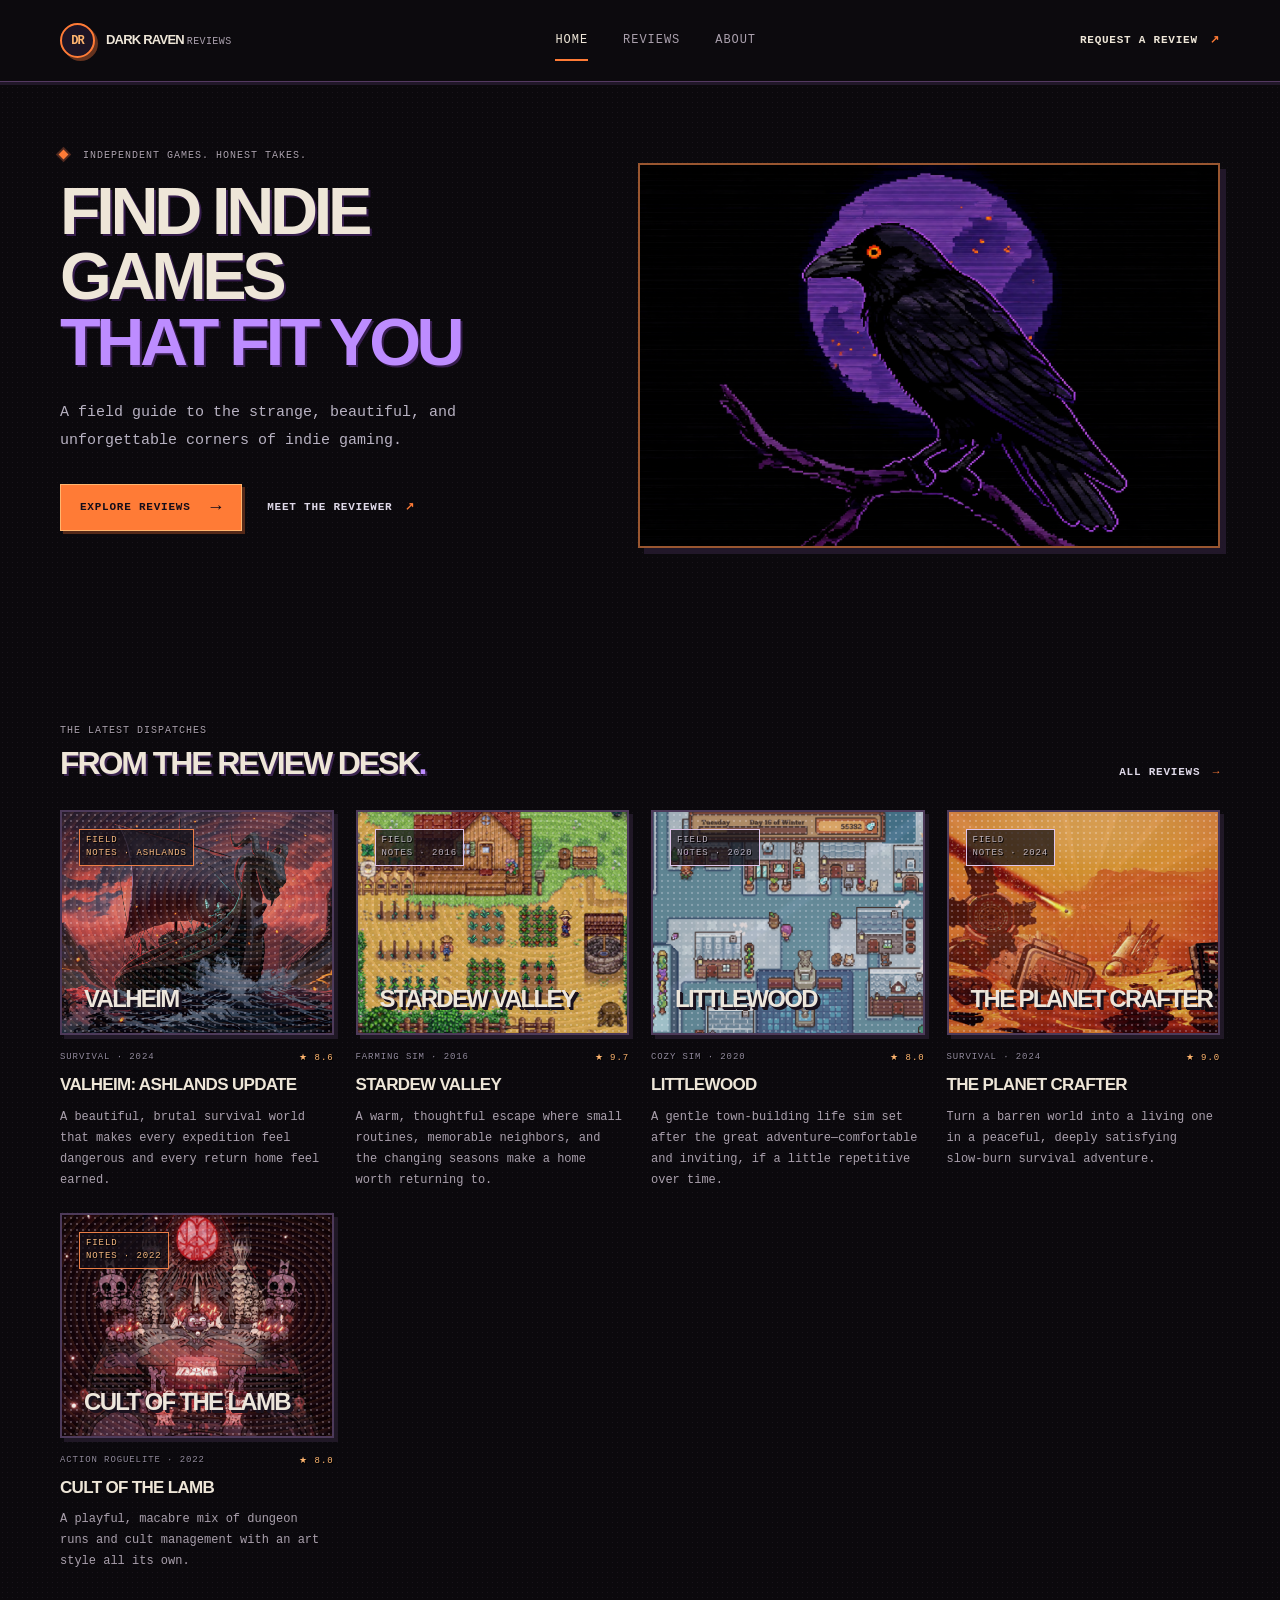
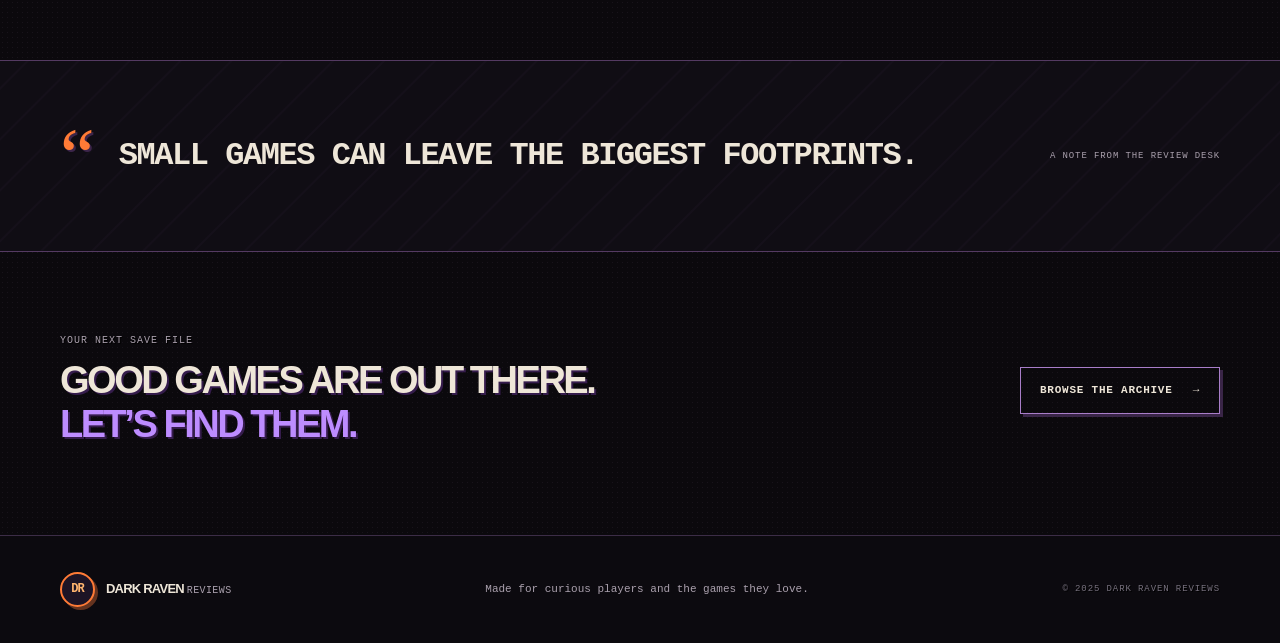
<file: index.html>
<!doctype html>
<html lang="en">
<head>
  <meta charset="utf-8">
  <meta name="viewport" content="width=device-width, initial-scale=1">
  <meta name="description" content="Dark Raven Reviews — thoughtful reviews of inventive indie games.">
  <title>Dark Raven Reviews — Find Indie Games That Fit You</title>
  <link rel="stylesheet" href="css/styles.css">
</head>
<body>
  <header class="site-header">
    <a class="brand" href="index.html" aria-label="Dark Raven Reviews home"><span class="brand-mark">DR</span><span>Dark Raven <em>Reviews</em></span></a>
    <nav class="main-nav" aria-label="Main navigation">
      <a class="active" href="index.html">Home</a><a href="reviews.html">Reviews</a><a href="about.html">About</a>
    </nav>
    <a class="header-link" href="request.html">Request a review <span aria-hidden="true">↗</span></a>
  </header>
  <main>
    <section class="hero wrap">
      <div class="hero-copy">
        <p class="eyebrow"><span class="status-dot"></span> Independent games. Honest takes.</p>
        <h1>Find Indie Games<br><span class="accent-text">That Fit You</span></h1>
        <p class="hero-intro">A field guide to the strange, beautiful, and unforgettable corners of indie gaming.</p>
        <div class="hero-actions"><a class="button button-primary" href="reviews.html">Explore reviews <span aria-hidden="true">→</span></a><a class="text-link" href="about.html">Meet the reviewer <span aria-hidden="true">↗</span></a></div>
      </div>
      <div class="hero-art hero-raven">
        <img class="hero-raven-image" src="images/raven-pixel-art.png" alt="Pixel-art raven perched on a branch against a violet moon, with a glowing orange eye.">
      </div>
    </section>

    <section class="section wrap" aria-labelledby="latest-heading">
      <div class="section-heading"><div><p class="eyebrow">The latest dispatches</p><h2 id="latest-heading">From the review desk<span class="accent-text">.</span></h2></div><a class="text-link" href="reviews.html">All reviews <span aria-hidden="true">→</span></a></div>
      <div class="review-grid review-grid-four"><article class="review-card"><a class="cover cover-four" href="ValheimAshlands.html" aria-label="Read the Valheim Ashlands update review"><img class="game-thumb" src="images/ValheimAshlands.jpg" alt=""><span class="cover-stamp">FIELD<br>NOTES · ASHLANDS</span><span class="cover-title">Valheim</span></a><div class="card-meta"><span>SURVIVAL · 2024</span><span class="rating">★ 8.6</span></div><h3><a href="ValheimAshlands.html">Valheim: Ashlands Update</a></h3><p class="card-excerpt">A beautiful, brutal survival world that makes every expedition feel dangerous and every return home feel earned.</p></article>
        <article class="review-card"><a class="cover cover-one" href="StardewValley.html" aria-label="Read the Stardew Valley review"><img class="game-thumb" src="images/StardewValley.jpg" alt=""><span class="cover-stamp">FIELD<br>NOTES · 2016</span><span class="cover-title">Stardew Valley</span></a><div class="card-meta"><span>FARMING SIM · 2016</span><span class="rating">★ 9.7</span></div><h3><a href="StardewValley.html">Stardew Valley</a></h3><p class="card-excerpt">A warm, thoughtful escape where small routines, memorable neighbors, and the changing seasons make a home worth returning to.</p></article>
        <article class="review-card"><a class="cover cover-two" href="LittleWood.html" aria-label="Read the Littlewood review"><img class="game-thumb" src="images/LittleWood.jpg" alt=""><span class="cover-stamp">FIELD<br>NOTES · 2020</span><span class="cover-title">Littlewood</span></a><div class="card-meta"><span>COZY SIM · 2020</span><span class="rating">★ 8.0</span></div><h3><a href="LittleWood.html">Littlewood</a></h3><p class="card-excerpt">A gentle town-building life sim set after the great adventure—comfortable and inviting, if a little repetitive over time.</p></article>
        <article class="review-card"><a class="cover cover-three" href="PlanetCrafter.html" aria-label="Read The Planet Crafter review"><img class="game-thumb" src="images/PlanetCrafter.jpg" alt=""><span class="cover-stamp">FIELD<br>NOTES · 2024</span><span class="cover-title">The Planet Crafter</span></a><div class="card-meta"><span>SURVIVAL · 2024</span><span class="rating">★ 9.0</span></div><h3><a href="PlanetCrafter.html">The Planet Crafter</a></h3><p class="card-excerpt">Turn a barren world into a living one in a peaceful, deeply satisfying slow-burn survival adventure.</p></article>
        <article class="review-card"><a class="cover cover-four" href="CultoftheLamb.html" aria-label="Read the Cult of the Lamb review"><img class="game-thumb" src="images/CultoftheLamb.jpg" alt=""><span class="cover-stamp">FIELD<br>NOTES · 2022</span><span class="cover-title">Cult of the Lamb</span></a><div class="card-meta"><span>ACTION ROGUELITE · 2022</span><span class="rating">★ 8.0</span></div><h3><a href="CultoftheLamb.html">Cult of the Lamb</a></h3><p class="card-excerpt">A playful, macabre mix of dungeon runs and cult management with an art style all its own.</p></article>
      </div>    </section>
    <section class="quote-band"><div class="wrap quote-inner"><span class="quote-mark">“</span><p>Small games can leave the biggest footprints.</p><span class="quote-credit">A NOTE FROM THE REVIEW DESK</span></div></section>
    <section class="section wrap start-card"><div><p class="eyebrow">Your next save file</p><h2>Good games are out there.<br><span class="accent-text">Let’s find them.</span></h2></div><a class="button button-outline" href="reviews.html">Browse the archive <span aria-hidden="true">→</span></a></section>
  </main>
  <footer class="site-footer"><a class="brand" href="index.html"><span class="brand-mark">DR</span><span>Dark Raven <em>Reviews</em></span></a><p>Made for curious players and the games they love.</p><span>© 2025 DARK RAVEN REVIEWS</span></footer>
</body>
</html>
</file>
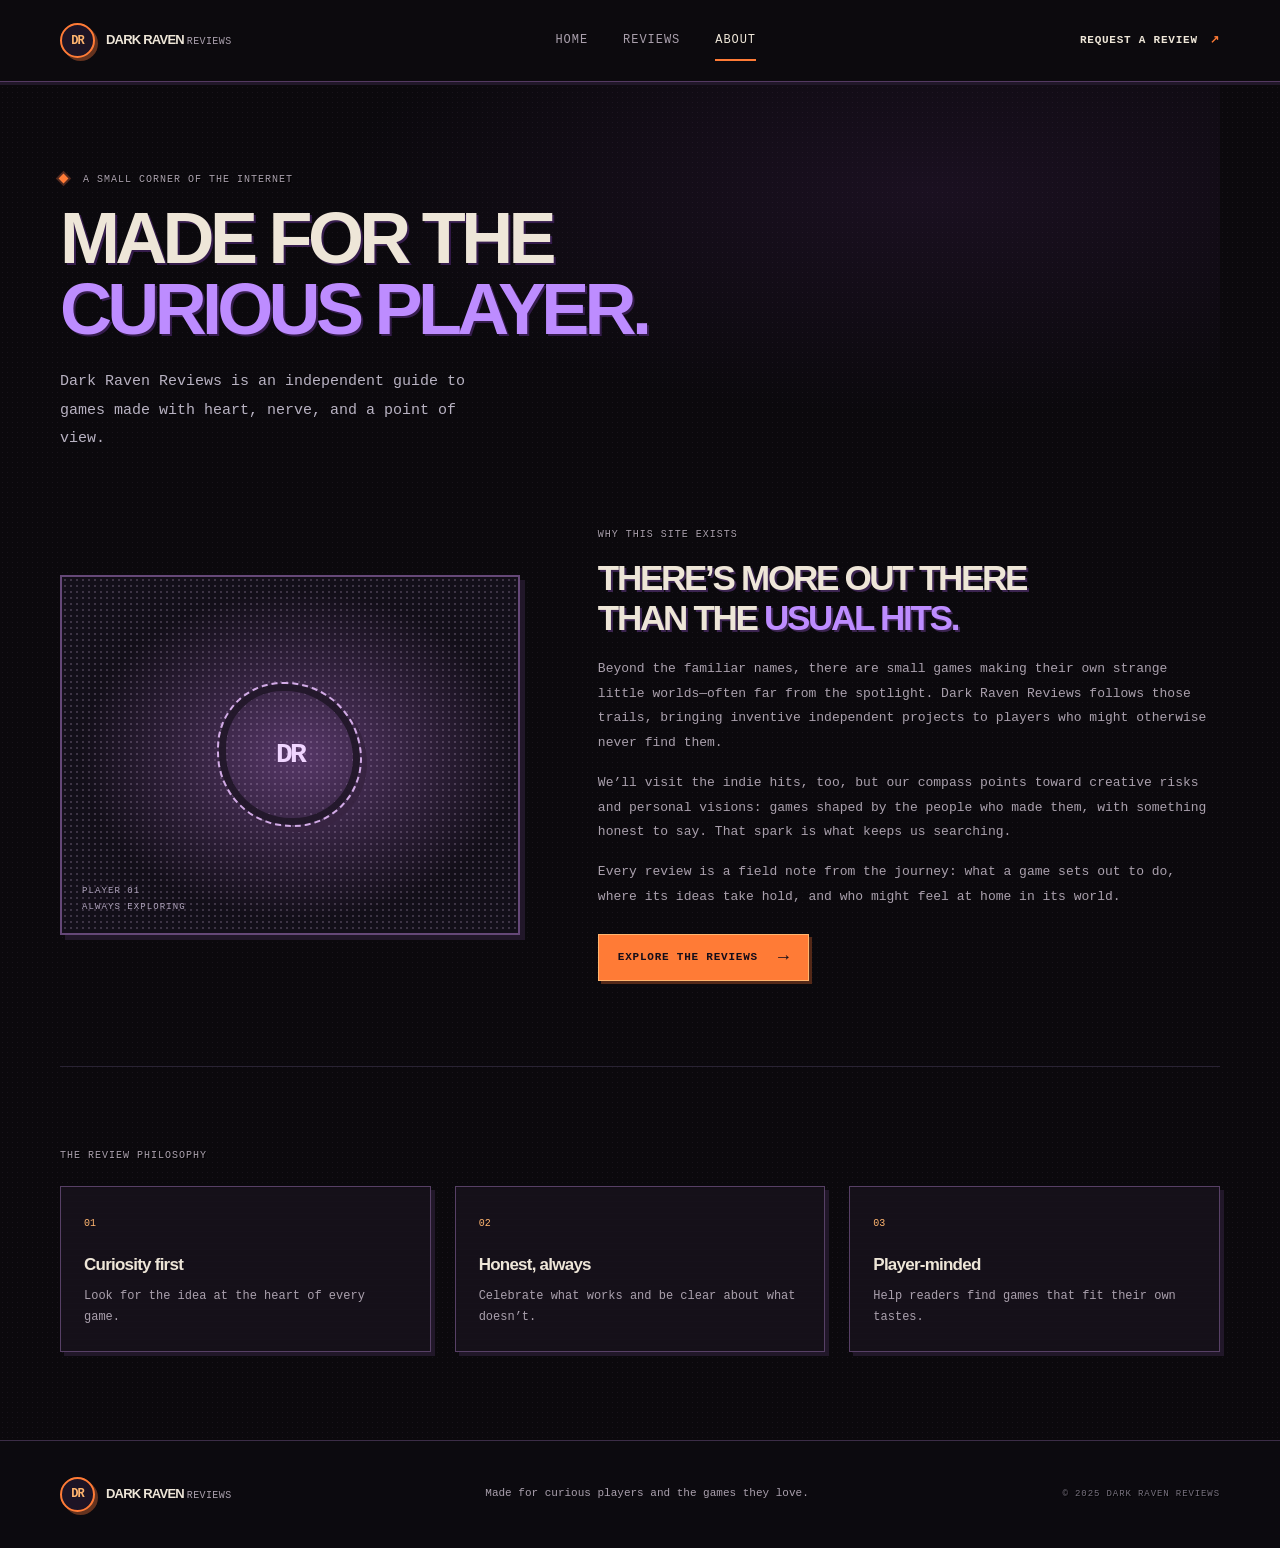
<file: about.html>
<!doctype html>
<html lang="en">
<head><meta charset="utf-8"><meta name="viewport" content="width=device-width, initial-scale=1"><meta name="description" content="About Dark Raven Reviews, an independent guide to indie games."><title>About — Dark Raven Reviews</title><link rel="stylesheet" href="css/styles.css"></head>
<body>
  <header class="site-header"><a class="brand" href="index.html"><span class="brand-mark">DR</span><span>Dark Raven <em>Reviews</em></span></a><nav class="main-nav" aria-label="Main navigation"><a href="index.html">Home</a><a href="reviews.html">Reviews</a><a class="active" href="about.html">About</a></nav><a class="header-link" href="request.html">Request a review <span aria-hidden="true">↗</span></a></header>
  <main><section class="page-hero wrap"><p class="eyebrow"><span class="status-dot"></span> A small corner of the internet</p><h1>Made for the<br><span class="accent-text">curious player.</span></h1><p class="hero-intro">Dark Raven Reviews is an independent guide to games made with heart, nerve, and a point of view.</p></section>
    <section class="about-layout wrap"><div class="about-art"><div class="about-raven">DR</div><span>PLAYER 01<br>ALWAYS EXPLORING</span></div><div class="about-copy"><p class="eyebrow">Why this site exists</p><h2>There’s more out there<br>than the <span class="accent-text">usual hits.</span></h2><p>Beyond the familiar names, there are small games making their own strange little worlds—often far from the spotlight. Dark Raven Reviews follows those trails, bringing inventive independent projects to players who might otherwise never find them.</p><p>We’ll visit the indie hits, too, but our compass points toward creative risks and personal visions: games shaped by the people who made them, with something honest to say. That spark is what keeps us searching.</p><p>Every review is a field note from the journey: what a game sets out to do, where its ideas take hold, and who might feel at home in its world.</p><a class="button button-primary" href="reviews.html">Explore the reviews <span aria-hidden="true">→</span></a></div></section>
    <section class="section wrap values-section"><p class="eyebrow">The review philosophy</p><div class="values-grid"><article><span class="value-number">01</span><h3>Curiosity first</h3><p>Look for the idea at the heart of every game.</p></article><article><span class="value-number">02</span><h3>Honest, always</h3><p>Celebrate what works and be clear about what doesn’t.</p></article><article><span class="value-number">03</span><h3>Player-minded</h3><p>Help readers find games that fit their own tastes.</p></article></div></section>
  </main><footer class="site-footer"><a class="brand" href="index.html"><span class="brand-mark">DR</span><span>Dark Raven <em>Reviews</em></span></a><p>Made for curious players and the games they love.</p><span>© 2025 DARK RAVEN REVIEWS</span></footer>
</body></html>
</file>
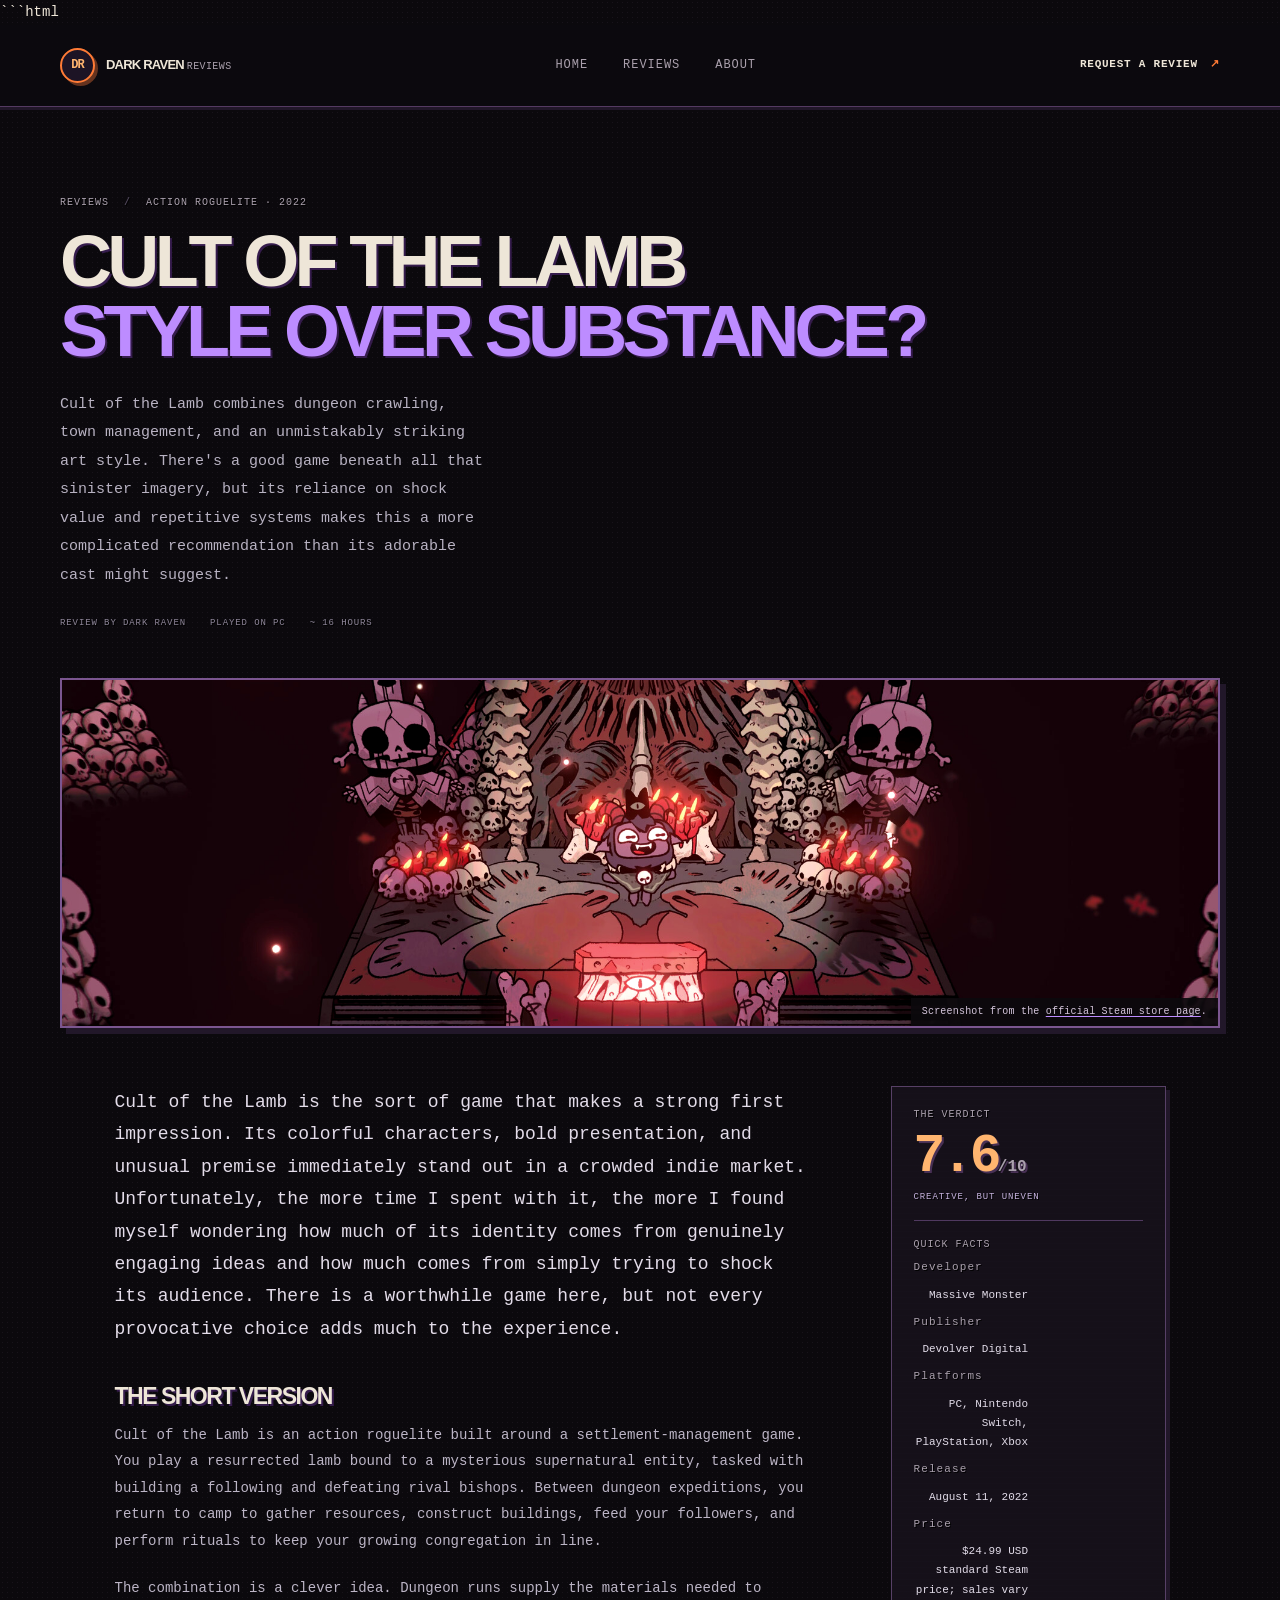
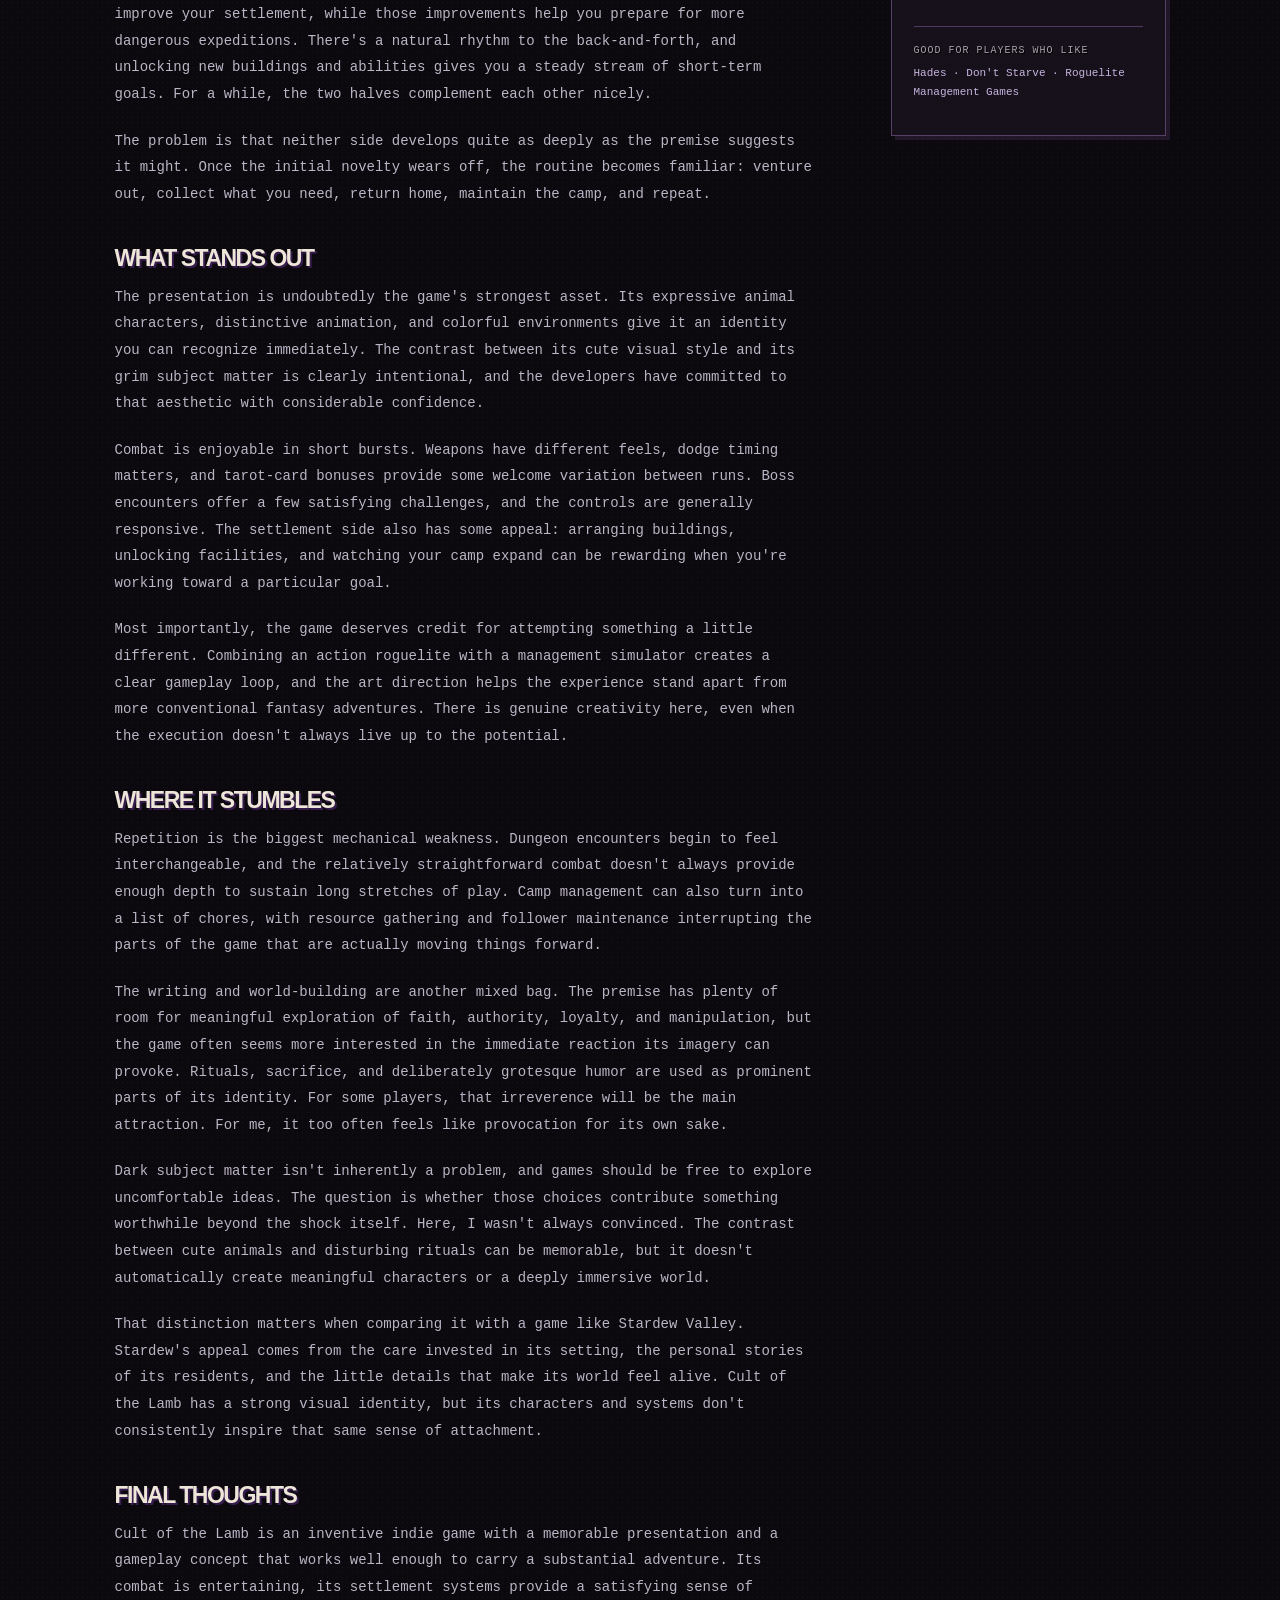
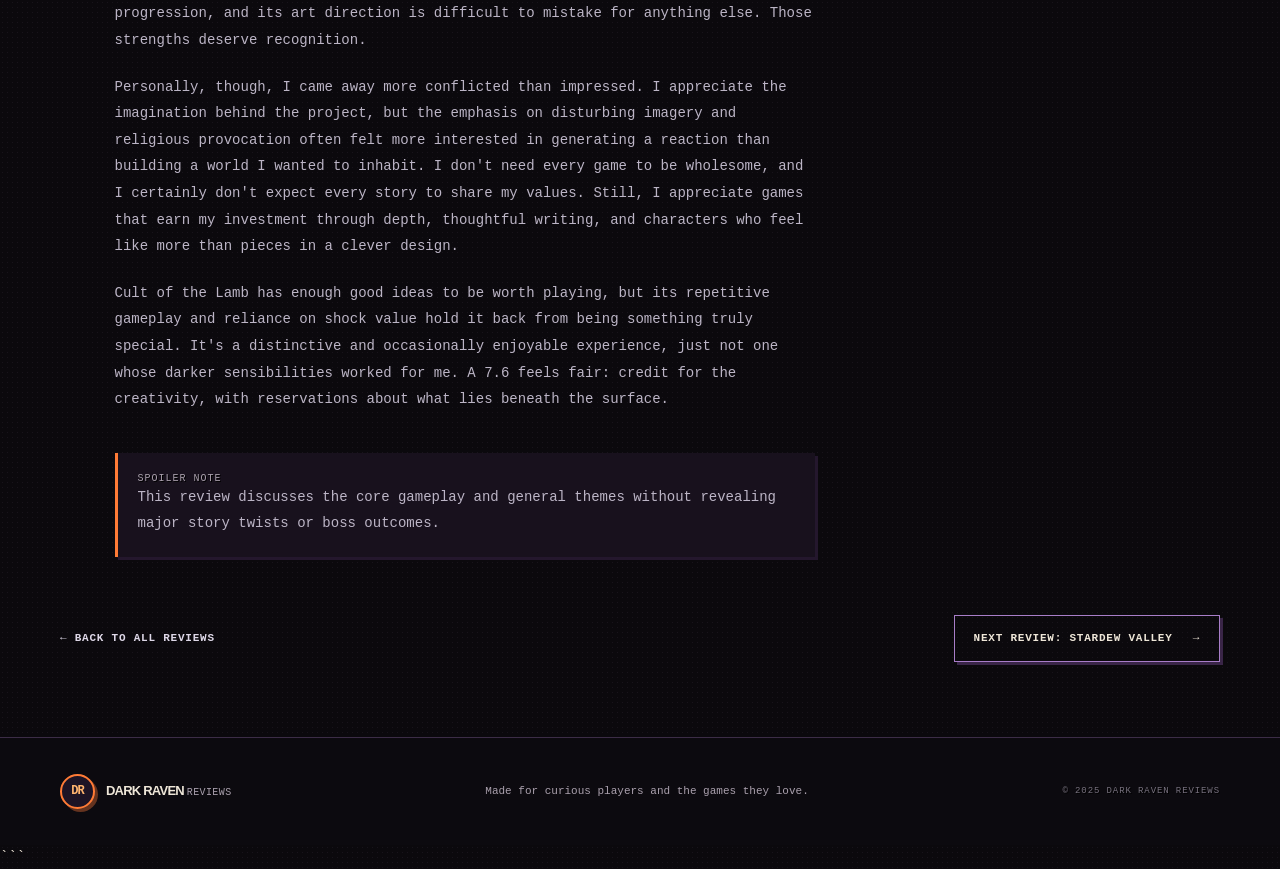
<file: CultoftheLamb.html>
```html
<!doctype html>
<html lang="en">
<head>
  <meta charset="utf-8">
  <meta name="viewport" content="width=device-width, initial-scale=1">
  <meta name="description" content="Cult of the Lamb review: an inventive blend of action roguelite combat and settlement management, held back by repetitive gameplay and an overreliance on shock value.">
  <title>Cult of the Lamb — Dark Raven Reviews</title>
  <link rel="stylesheet" href="css/styles.css">
</head>
<body>
  <header class="site-header">
    <a class="brand" href="index.html">
      <span class="brand-mark">DR</span>
      <span>Dark Raven <em>Reviews</em></span>
    </a>
    <nav class="main-nav" aria-label="Main navigation">
      <a href="index.html">Home</a>
      <a href="reviews.html">Reviews</a>
      <a href="about.html">About</a>
    </nav>
    <a class="header-link" href="request.html">
      Request a review <span aria-hidden="true">↗</span>
    </a>
  </header>

  <main>
    <section class="article-hero wrap">
      <p class="eyebrow">
        <a href="reviews.html">REVIEWS</a>
        <span class="slash">/</span> ACTION ROGUELITE · 2022
      </p>
      <h1>Cult of the Lamb<br><span class="accent-text">Style Over Substance?</span></h1>
      <p class="hero-intro">
        Cult of the Lamb combines dungeon crawling, town management,
        and an unmistakably striking art style. There's a good game
        beneath all that sinister imagery, but its reliance on shock
        value and repetitive systems makes this a more complicated
        recommendation than its adorable cast might suggest.
      </p>
      <div class="article-byline">
        <span>REVIEW BY DARK RAVEN</span>
        <span>PLAYED ON PC</span>
        <span>~ 16 HOURS</span>
      </div>
    </section>

    <figure class="article-art wrap game-art">
      <img src="images/CultoftheLamb.jpg" alt="The lamb leads a candlelit ceremony before a towering red altar surrounded by followers.">
      <figcaption class="image-credit">
        Screenshot from the
        <a href="https://store.steampowered.com/app/1313140/Cult_of_the_Lamb/" target="_blank" rel="noopener">official Steam store page</a>.
      </figcaption>
    </figure>

    <article class="article-layout wrap">
      <div class="article-body">
        <p class="article-lede">
          Cult of the Lamb is the sort of game that makes a strong first
          impression. Its colorful characters, bold presentation, and
          unusual premise immediately stand out in a crowded indie
          market. Unfortunately, the more time I spent with it, the
          more I found myself wondering how much of its identity comes
          from genuinely engaging ideas and how much comes from simply
          trying to shock its audience. There is a worthwhile game here,
          but not every provocative choice adds much to the experience.
        </p>

        <h2>The short version</h2>
        <p>
          Cult of the Lamb is an action roguelite built around a
          settlement-management game. You play a resurrected lamb
          bound to a mysterious supernatural entity, tasked with
          building a following and defeating rival bishops. Between
          dungeon expeditions, you return to camp to gather resources,
          construct buildings, feed your followers, and perform rituals
          to keep your growing congregation in line.
        </p>
        <p>
          The combination is a clever idea. Dungeon runs supply the
          materials needed to improve your settlement, while those
          improvements help you prepare for more dangerous expeditions.
          There's a natural rhythm to the back-and-forth, and unlocking
          new buildings and abilities gives you a steady stream of
          short-term goals. For a while, the two halves complement
          each other nicely.
        </p>
        <p>
          The problem is that neither side develops quite as deeply as
          the premise suggests it might. Once the initial novelty wears
          off, the routine becomes familiar: venture out, collect what
          you need, return home, maintain the camp, and repeat.
        </p>

        <h2>What stands out</h2>
        <p>
          The presentation is undoubtedly the game's strongest asset.
          Its expressive animal characters, distinctive animation,
          and colorful environments give it an identity you can
          recognize immediately. The contrast between its cute visual
          style and its grim subject matter is clearly intentional,
          and the developers have committed to that aesthetic with
          considerable confidence.
        </p>
        <p>
          Combat is enjoyable in short bursts. Weapons have different
          feels, dodge timing matters, and tarot-card bonuses provide
          some welcome variation between runs. Boss encounters offer
          a few satisfying challenges, and the controls are generally
          responsive. The settlement side also has some appeal:
          arranging buildings, unlocking facilities, and watching your
          camp expand can be rewarding when you're working toward
          a particular goal.
        </p>
        <p>
          Most importantly, the game deserves credit for attempting
          something a little different. Combining an action roguelite
          with a management simulator creates a clear gameplay loop,
          and the art direction helps the experience stand apart from
          more conventional fantasy adventures. There is genuine
          creativity here, even when the execution doesn't always
          live up to the potential.
        </p>

        <h2>Where it stumbles</h2>
        <p>
          Repetition is the biggest mechanical weakness. Dungeon
          encounters begin to feel interchangeable, and the relatively
          straightforward combat doesn't always provide enough depth
          to sustain long stretches of play. Camp management can also
          turn into a list of chores, with resource gathering and
          follower maintenance interrupting the parts of the game
          that are actually moving things forward.
        </p>
        <p>
          The writing and world-building are another mixed bag. The
          premise has plenty of room for meaningful exploration of
          faith, authority, loyalty, and manipulation, but the game
          often seems more interested in the immediate reaction its
          imagery can provoke. Rituals, sacrifice, and deliberately
          grotesque humor are used as prominent parts of its identity.
          For some players, that irreverence will be the main attraction.
          For me, it too often feels like provocation for its own sake.
        </p>
        <p>
          Dark subject matter isn't inherently a problem, and games
          should be free to explore uncomfortable ideas. The question
          is whether those choices contribute something worthwhile
          beyond the shock itself. Here, I wasn't always convinced.
          The contrast between cute animals and disturbing rituals
          can be memorable, but it doesn't automatically create
          meaningful characters or a deeply immersive world.
        </p>
        <p>
          That distinction matters when comparing it with a game
          like Stardew Valley. Stardew's appeal comes from the care
          invested in its setting, the personal stories of its
          residents, and the little details that make its world feel
          alive. Cult of the Lamb has a strong visual identity, but
          its characters and systems don't consistently inspire
          that same sense of attachment.
        </p>

        <h2>Final thoughts</h2>
        <p>
          Cult of the Lamb is an inventive indie game with a memorable
          presentation and a gameplay concept that works well enough
          to carry a substantial adventure. Its combat is entertaining,
          its settlement systems provide a satisfying sense of
          progression, and its art direction is difficult to mistake
          for anything else. Those strengths deserve recognition.
        </p>
        <p>
          Personally, though, I came away more conflicted than
          impressed. I appreciate the imagination behind the project,
          but the emphasis on disturbing imagery and religious
          provocation often felt more interested in generating a
          reaction than building a world I wanted to inhabit.
          I don't need every game to be wholesome, and I certainly
          don't expect every story to share my values. Still, I
          appreciate games that earn my investment through depth,
          thoughtful writing, and characters who feel like more than
          pieces in a clever design.
        </p>
        <p>
          Cult of the Lamb has enough good ideas to be worth playing,
          but its repetitive gameplay and reliance on shock value
          hold it back from being something truly special. It's a
          distinctive and occasionally enjoyable experience, just
          not one whose darker sensibilities worked for me. A 7.6
          feels fair: credit for the creativity, with reservations
          about what lies beneath the surface.
        </p>

        <div class="article-note">
          <span class="eyebrow">Spoiler note</span>
          <p>
            This review discusses the core gameplay and general themes
            without revealing major story twists or boss outcomes.
          </p>
        </div>
      </div>

      <aside class="score-card">
        <p class="eyebrow">The verdict</p>
        <div class="score">7.6<span>/10</span></div>
        <p class="score-label">CREATIVE, BUT UNEVEN</p>
        <div class="score-rule"></div>
        <p class="eyebrow">Quick facts</p>
        <dl>
          <dt>Developer</dt>
          <dd>Massive Monster</dd>
          <dt>Publisher</dt>
          <dd>Devolver Digital</dd>
          <dt>Platforms</dt>
          <dd>PC, Nintendo Switch, PlayStation, Xbox</dd>
          <dt>Release</dt>
          <dd>August 11, 2022</dd>
          <dt>Price</dt>
          <dd>$24.99 USD standard Steam price; sales vary</dd>
        </dl>
        <div class="score-rule"></div>
        <p class="eyebrow">Good for players who like</p>
        <p class="tag-list">
          Hades · Don't Starve · Roguelite Management Games
        </p>
      </aside>
    </article>

    <section class="wrap article-next">
      <a class="text-link" href="reviews.html">← Back to all reviews</a>
      <a class="button button-outline" href="StardewValley.html">Next review: Stardew Valley <span aria-hidden="true">→</span></a>
    </section>
  </main>

  <footer class="site-footer">
    <a class="brand" href="index.html">
      <span class="brand-mark">DR</span>
      <span>Dark Raven <em>Reviews</em></span>
    </a>
    <p>Made for curious players and the games they love.</p>
    <span>© 2025 DARK RAVEN REVIEWS</span>
  </footer>
</body>
</html>
```
</file>
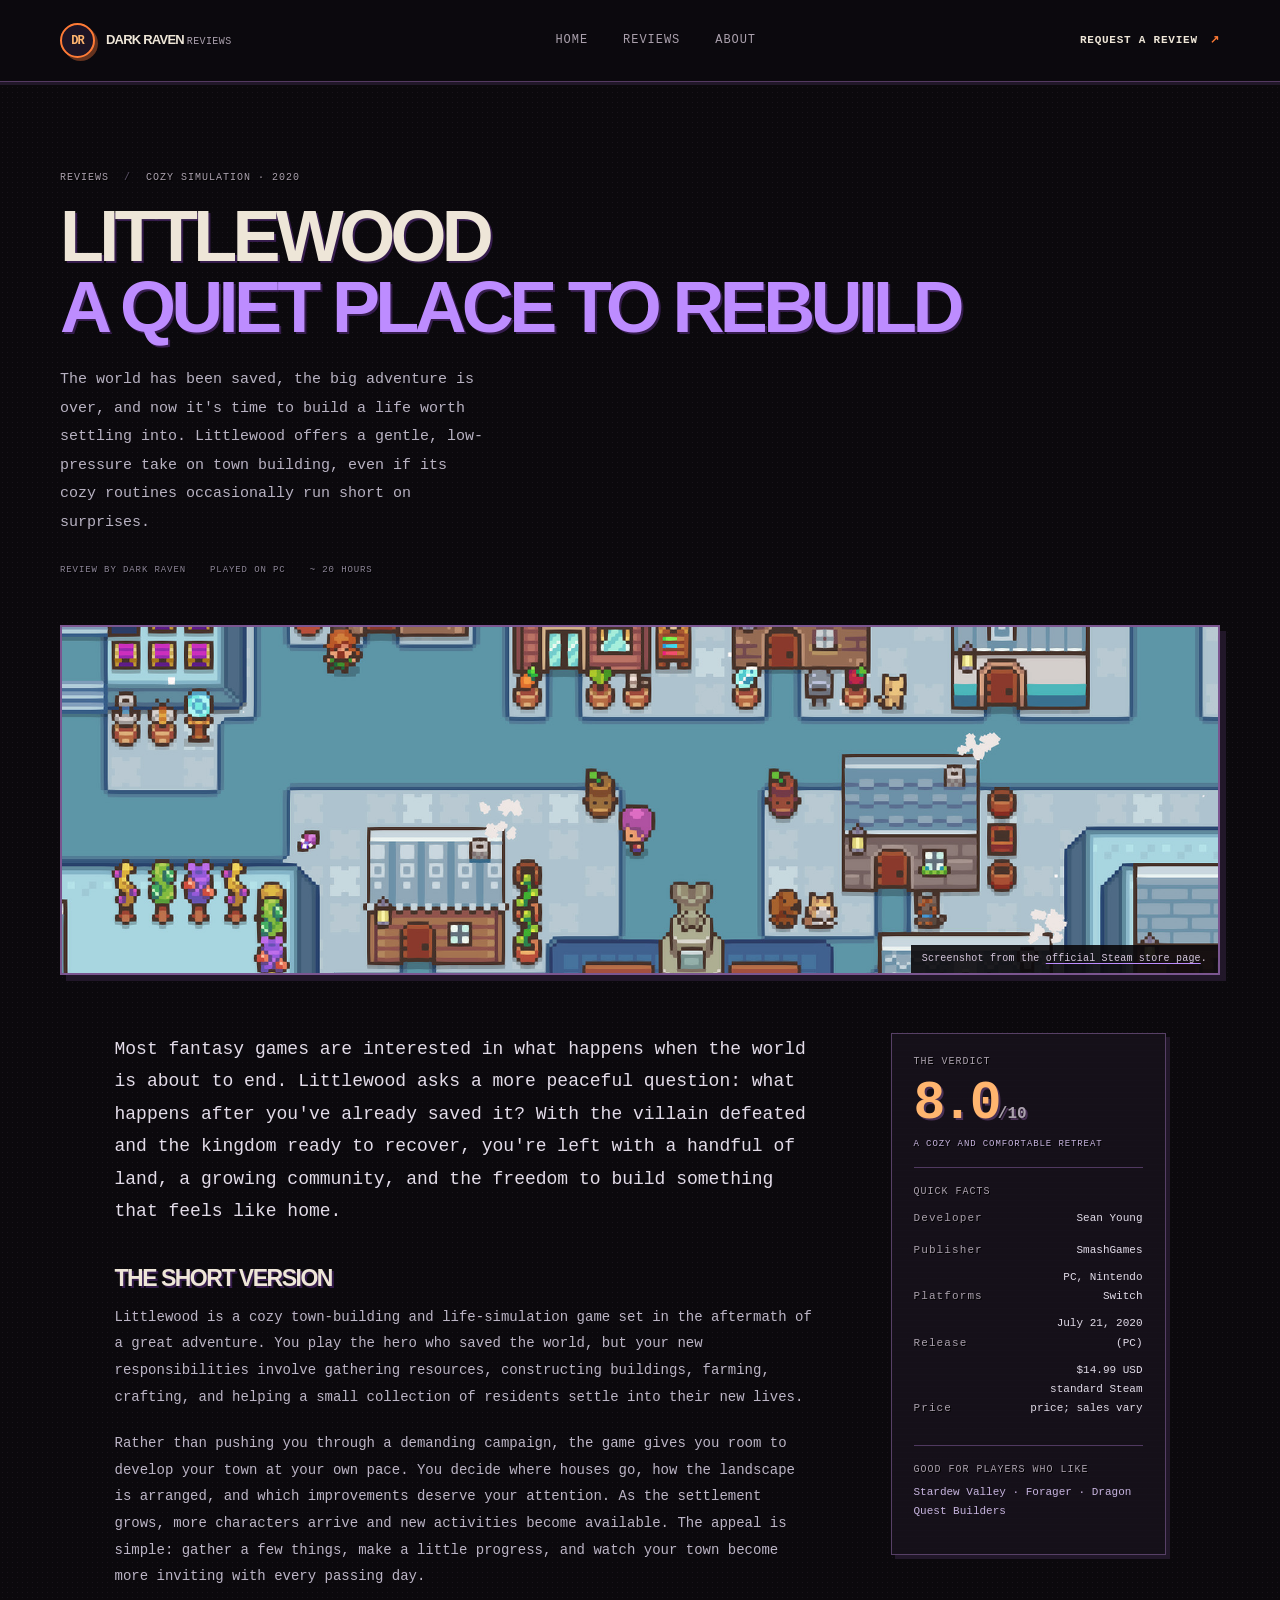
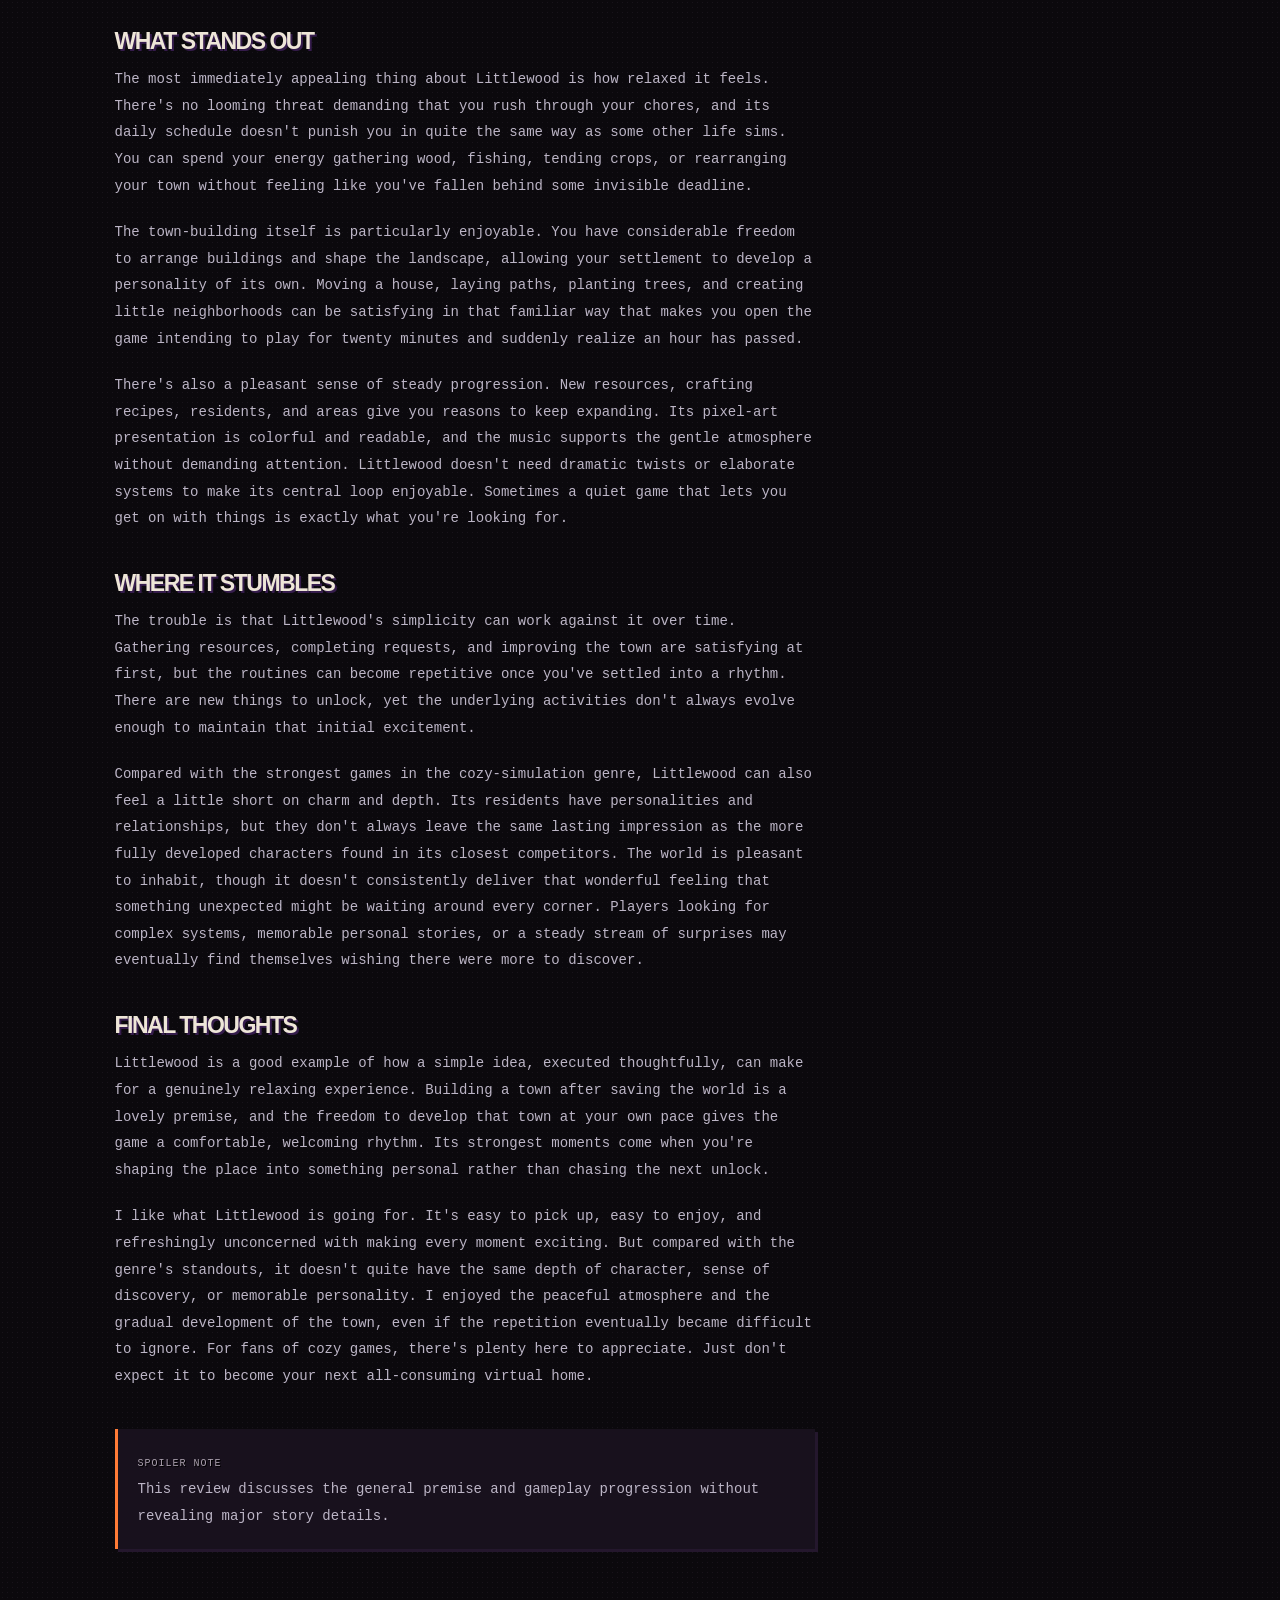
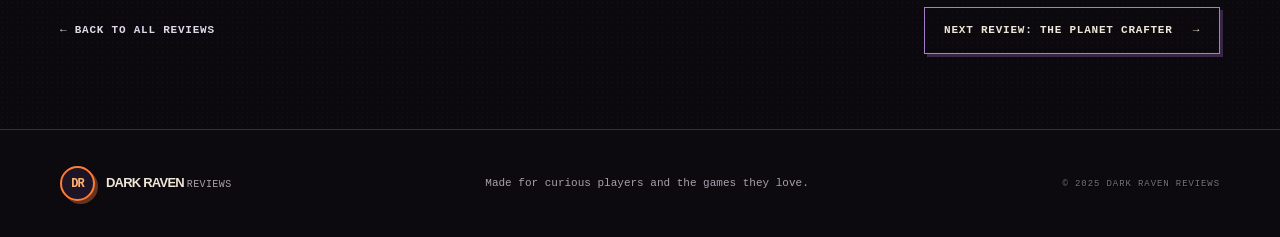
<file: LittleWood.html>
<!doctype html>
<html lang="en">
<head><meta charset="utf-8"><meta name="viewport" content="width=device-width, initial-scale=1"><meta name="description" content="Littlewood review: a cozy town-building adventure with relaxing routines, charming pixel art, and a few repetitive edges."><title>Littlewood — Dark Raven Reviews</title><link rel="stylesheet" href="css/styles.css"></head>
<body>
  <header class="site-header"><a class="brand" href="index.html"><span class="brand-mark">DR</span><span>Dark Raven <em>Reviews</em></span></a><nav class="main-nav" aria-label="Main navigation"><a href="index.html">Home</a><a href="reviews.html">Reviews</a><a href="about.html">About</a></nav><a class="header-link" href="request.html">Request a review <span aria-hidden="true">↗</span></a></header>
  <main>
    <section class="article-hero wrap"><p class="eyebrow"><a href="reviews.html">REVIEWS</a> <span class="slash">/</span> COZY SIMULATION · 2020</p><h1>Littlewood<br><span class="accent-text">A Quiet Place to Rebuild</span></h1><p class="hero-intro">The world has been saved, the big adventure is over, and now it's time to build a life worth settling into. Littlewood offers a gentle, low-pressure take on town building, even if its cozy routines occasionally run short on surprises.</p><div class="article-byline"><span>REVIEW BY DARK RAVEN</span><span>PLAYED ON PC</span><span>~ 20 HOURS</span></div></section>
    <figure class="article-art wrap game-art"><img src="images/LittleWood.jpg" alt="A snowy Littlewood town square with residents and houses around a fountain."><figcaption class="image-credit">Screenshot from the <a href="https://store.steampowered.com/app/894940/Littlewood/" target="_blank" rel="noopener">official Steam store page</a>.</figcaption></figure>
    <article class="article-layout wrap"><div class="article-body">
      <p class="article-lede">Most fantasy games are interested in what happens when the world is about to end. Littlewood asks a more peaceful question: what happens after you've already saved it? With the villain defeated and the kingdom ready to recover, you're left with a handful of land, a growing community, and the freedom to build something that feels like home.</p>
      <h2>The short version</h2><p>Littlewood is a cozy town-building and life-simulation game set in the aftermath of a great adventure. You play the hero who saved the world, but your new responsibilities involve gathering resources, constructing buildings, farming, crafting, and helping a small collection of residents settle into their new lives.</p>
      <p>Rather than pushing you through a demanding campaign, the game gives you room to develop your town at your own pace. You decide where houses go, how the landscape is arranged, and which improvements deserve your attention. As the settlement grows, more characters arrive and new activities become available. The appeal is simple: gather a few things, make a little progress, and watch your town become more inviting with every passing day.</p>
      <h2>What stands out</h2><p>The most immediately appealing thing about Littlewood is how relaxed it feels. There's no looming threat demanding that you rush through your chores, and its daily schedule doesn't punish you in quite the same way as some other life sims. You can spend your energy gathering wood, fishing, tending crops, or rearranging your town without feeling like you've fallen behind some invisible deadline.</p>
      <p>The town-building itself is particularly enjoyable. You have considerable freedom to arrange buildings and shape the landscape, allowing your settlement to develop a personality of its own. Moving a house, laying paths, planting trees, and creating little neighborhoods can be satisfying in that familiar way that makes you open the game intending to play for twenty minutes and suddenly realize an hour has passed.</p>
      <p>There's also a pleasant sense of steady progression. New resources, crafting recipes, residents, and areas give you reasons to keep expanding. Its pixel-art presentation is colorful and readable, and the music supports the gentle atmosphere without demanding attention. Littlewood doesn't need dramatic twists or elaborate systems to make its central loop enjoyable. Sometimes a quiet game that lets you get on with things is exactly what you're looking for.</p>
      <h2>Where it stumbles</h2><p>The trouble is that Littlewood's simplicity can work against it over time. Gathering resources, completing requests, and improving the town are satisfying at first, but the routines can become repetitive once you've settled into a rhythm. There are new things to unlock, yet the underlying activities don't always evolve enough to maintain that initial excitement.</p>
      <p>Compared with the strongest games in the cozy-simulation genre, Littlewood can also feel a little short on charm and depth. Its residents have personalities and relationships, but they don't always leave the same lasting impression as the more fully developed characters found in its closest competitors. The world is pleasant to inhabit, though it doesn't consistently deliver that wonderful feeling that something unexpected might be waiting around every corner. Players looking for complex systems, memorable personal stories, or a steady stream of surprises may eventually find themselves wishing there were more to discover.</p>
      <h2>Final thoughts</h2><p>Littlewood is a good example of how a simple idea, executed thoughtfully, can make for a genuinely relaxing experience. Building a town after saving the world is a lovely premise, and the freedom to develop that town at your own pace gives the game a comfortable, welcoming rhythm. Its strongest moments come when you're shaping the place into something personal rather than chasing the next unlock.</p>
      <p>I like what Littlewood is going for. It's easy to pick up, easy to enjoy, and refreshingly unconcerned with making every moment exciting. But compared with the genre's standouts, it doesn't quite have the same depth of character, sense of discovery, or memorable personality. I enjoyed the peaceful atmosphere and the gradual development of the town, even if the repetition eventually became difficult to ignore. For fans of cozy games, there's plenty here to appreciate. Just don't expect it to become your next all-consuming virtual home.</p>
      <div class="article-note"><span class="eyebrow">Spoiler note</span><p>This review discusses the general premise and gameplay progression without revealing major story details.</p></div>
    </div><aside class="score-card"><p class="eyebrow">The verdict</p><div class="score">8.0<span>/10</span></div><p class="score-label">A COZY AND COMFORTABLE RETREAT</p><div class="score-rule"></div><p class="eyebrow">Quick facts</p><dl><dt>Developer</dt><dd>Sean Young</dd><dt>Publisher</dt><dd>SmashGames</dd><dt>Platforms</dt><dd>PC, Nintendo Switch</dd><dt>Release</dt><dd>July 21, 2020 (PC)</dd><dt>Price</dt><dd>$14.99 USD standard Steam price; sales vary</dd></dl><div class="score-rule"></div><p class="eyebrow">Good for players who like</p><p class="tag-list">Stardew Valley · Forager · Dragon Quest Builders</p></aside></article>
    <section class="wrap article-next"><a class="text-link" href="reviews.html">← Back to all reviews</a><a class="button button-outline" href="PlanetCrafter.html">Next review: The Planet Crafter <span aria-hidden="true">→</span></a></section>
  </main><footer class="site-footer"><a class="brand" href="index.html"><span class="brand-mark">DR</span><span>Dark Raven <em>Reviews</em></span></a><p>Made for curious players and the games they love.</p><span>© 2025 DARK RAVEN REVIEWS</span></footer>
</body></html>
</file>
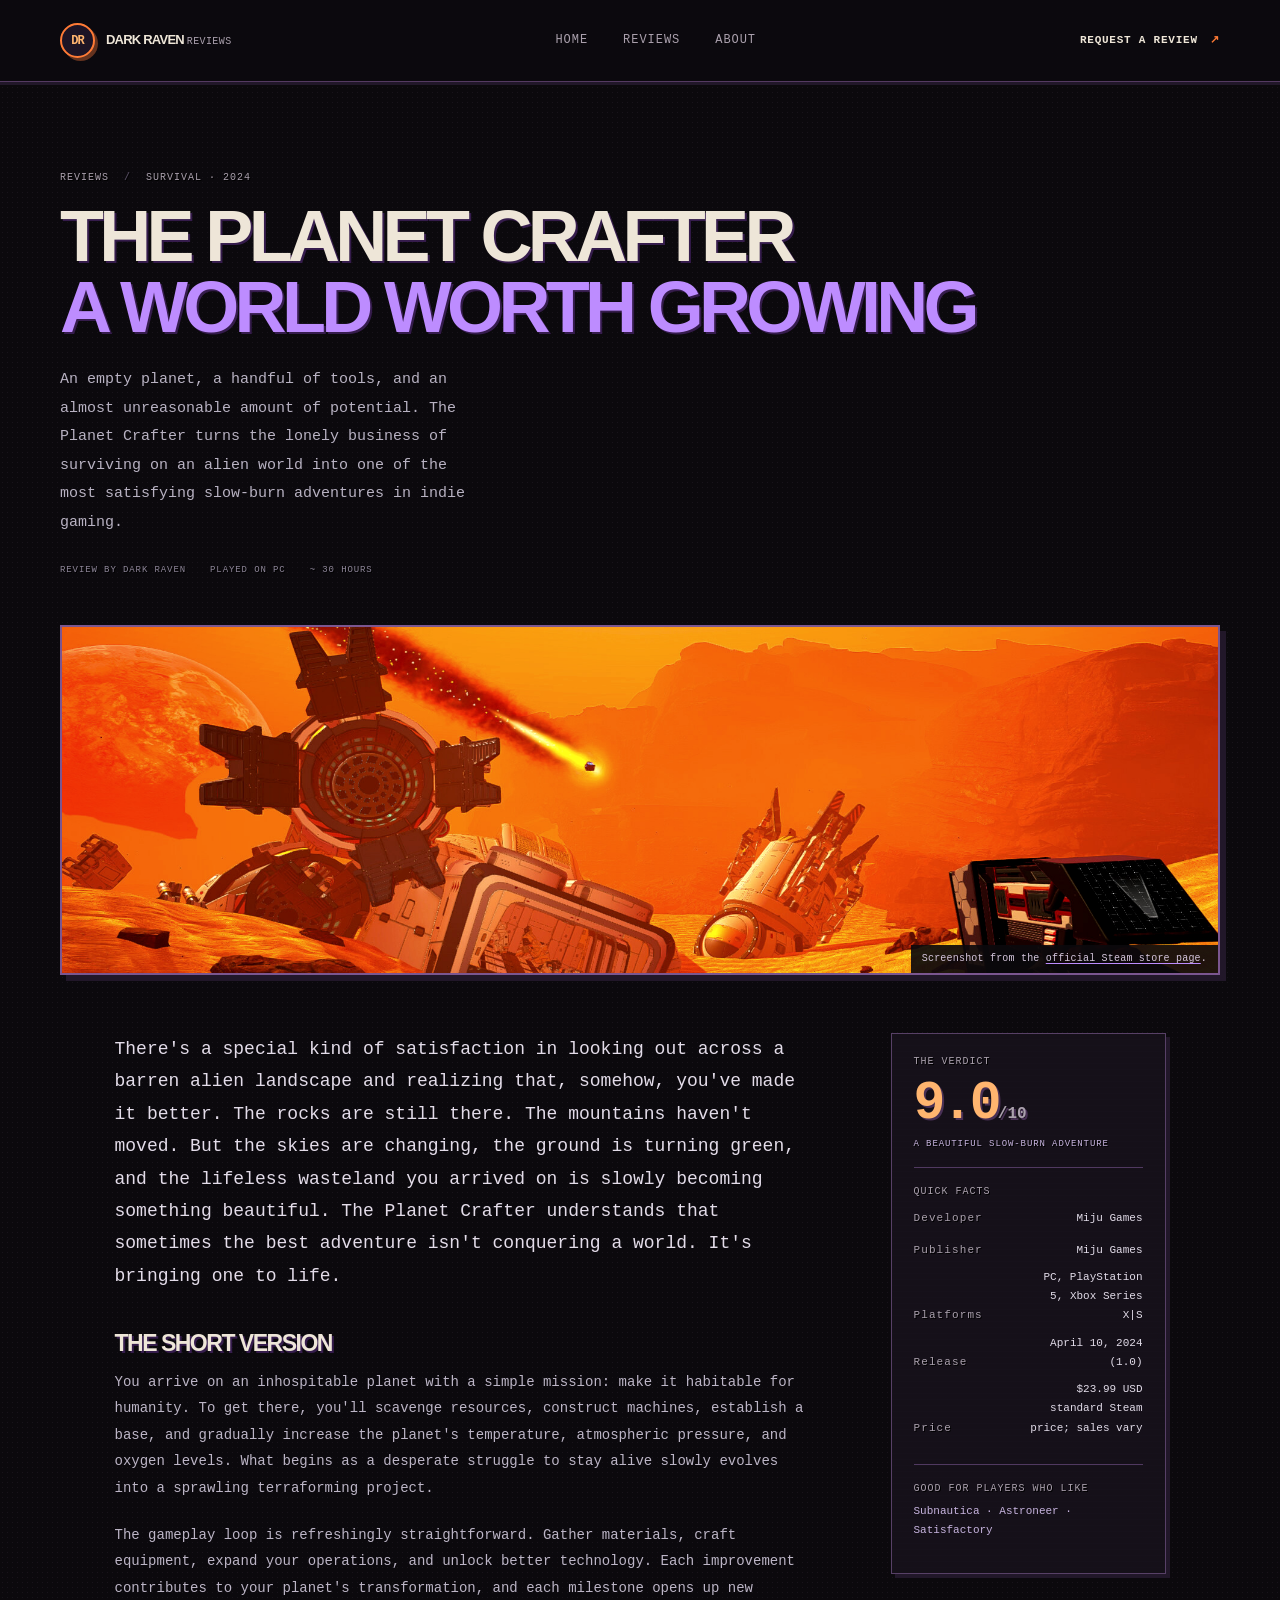
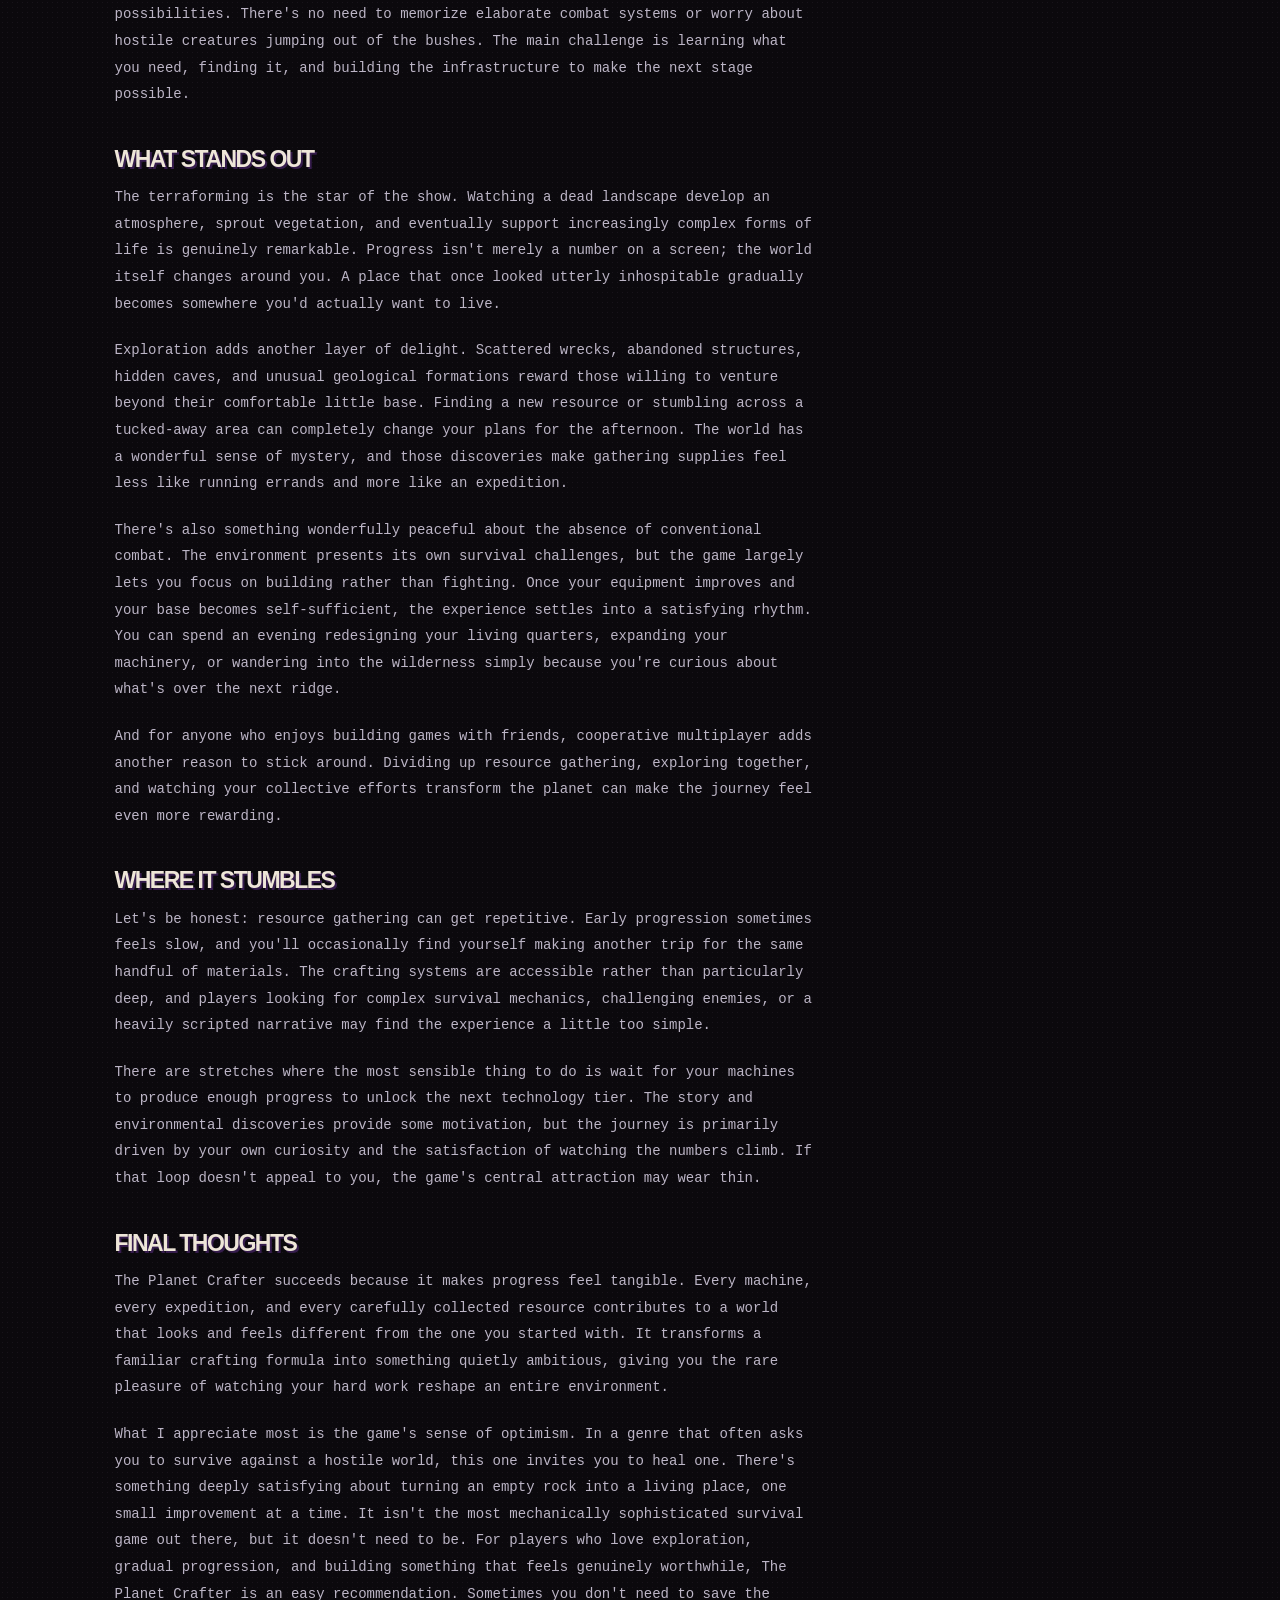
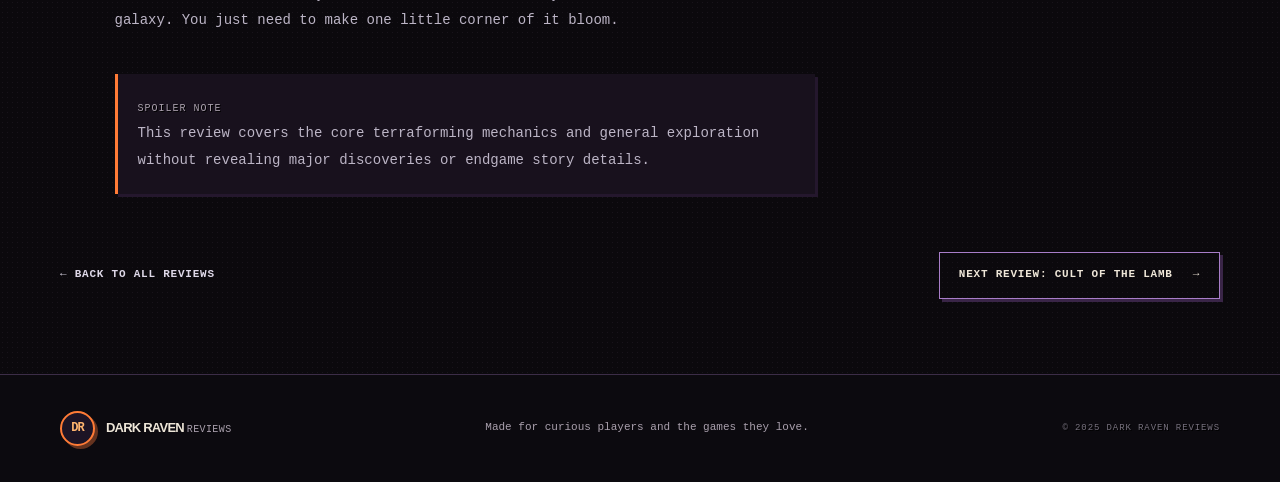
<file: PlanetCrafter.html>
<!doctype html>
<html lang="en">
<head><meta charset="utf-8"><meta name="viewport" content="width=device-width, initial-scale=1"><meta name="description" content="The Planet Crafter review: a relaxing sci-fi survival game about transforming a barren alien world into a thriving ecosystem."><title>The Planet Crafter — Dark Raven Reviews</title><link rel="stylesheet" href="css/styles.css"></head>
<body>
  <header class="site-header"><a class="brand" href="index.html"><span class="brand-mark">DR</span><span>Dark Raven <em>Reviews</em></span></a><nav class="main-nav" aria-label="Main navigation"><a href="index.html">Home</a><a href="reviews.html">Reviews</a><a href="about.html">About</a></nav><a class="header-link" href="request.html">Request a review <span aria-hidden="true">↗</span></a></header>
  <main>
    <section class="article-hero wrap"><p class="eyebrow"><a href="reviews.html">REVIEWS</a> <span class="slash">/</span> SURVIVAL · 2024</p><h1>The Planet Crafter<br><span class="accent-text">A World Worth Growing</span></h1><p class="hero-intro">An empty planet, a handful of tools, and an almost unreasonable amount of potential. The Planet Crafter turns the lonely business of surviving on an alien world into one of the most satisfying slow-burn adventures in indie gaming.</p><div class="article-byline"><span>REVIEW BY DARK RAVEN</span><span>PLAYED ON PC</span><span>~ 30 HOURS</span></div></section>
    <figure class="article-art wrap game-art"><img src="images/PlanetCrafter.jpg" alt="A crashed spacecraft on an orange alien planet beneath a glowing sky."><figcaption class="image-credit">Screenshot from the <a href="https://store.steampowered.com/app/1284190/The_Planet_Crafter/" target="_blank" rel="noopener">official Steam store page</a>.</figcaption></figure>
    <article class="article-layout wrap"><div class="article-body">
      <p class="article-lede">There's a special kind of satisfaction in looking out across a barren alien landscape and realizing that, somehow, you've made it better. The rocks are still there. The mountains haven't moved. But the skies are changing, the ground is turning green, and the lifeless wasteland you arrived on is slowly becoming something beautiful. The Planet Crafter understands that sometimes the best adventure isn't conquering a world. It's bringing one to life.</p>
      <h2>The short version</h2><p>You arrive on an inhospitable planet with a simple mission: make it habitable for humanity. To get there, you'll scavenge resources, construct machines, establish a base, and gradually increase the planet's temperature, atmospheric pressure, and oxygen levels. What begins as a desperate struggle to stay alive slowly evolves into a sprawling terraforming project.</p>
      <p>The gameplay loop is refreshingly straightforward. Gather materials, craft equipment, expand your operations, and unlock better technology. Each improvement contributes to your planet's transformation, and each milestone opens up new possibilities. There's no need to memorize elaborate combat systems or worry about hostile creatures jumping out of the bushes. The main challenge is learning what you need, finding it, and building the infrastructure to make the next stage possible.</p>
      <h2>What stands out</h2><p>The terraforming is the star of the show. Watching a dead landscape develop an atmosphere, sprout vegetation, and eventually support increasingly complex forms of life is genuinely remarkable. Progress isn't merely a number on a screen; the world itself changes around you. A place that once looked utterly inhospitable gradually becomes somewhere you'd actually want to live.</p>
      <p>Exploration adds another layer of delight. Scattered wrecks, abandoned structures, hidden caves, and unusual geological formations reward those willing to venture beyond their comfortable little base. Finding a new resource or stumbling across a tucked-away area can completely change your plans for the afternoon. The world has a wonderful sense of mystery, and those discoveries make gathering supplies feel less like running errands and more like an expedition.</p>
      <p>There's also something wonderfully peaceful about the absence of conventional combat. The environment presents its own survival challenges, but the game largely lets you focus on building rather than fighting. Once your equipment improves and your base becomes self-sufficient, the experience settles into a satisfying rhythm. You can spend an evening redesigning your living quarters, expanding your machinery, or wandering into the wilderness simply because you're curious about what's over the next ridge.</p>
      <p>And for anyone who enjoys building games with friends, cooperative multiplayer adds another reason to stick around. Dividing up resource gathering, exploring together, and watching your collective efforts transform the planet can make the journey feel even more rewarding.</p>
      <h2>Where it stumbles</h2><p>Let's be honest: resource gathering can get repetitive. Early progression sometimes feels slow, and you'll occasionally find yourself making another trip for the same handful of materials. The crafting systems are accessible rather than particularly deep, and players looking for complex survival mechanics, challenging enemies, or a heavily scripted narrative may find the experience a little too simple.</p>
      <p>There are stretches where the most sensible thing to do is wait for your machines to produce enough progress to unlock the next technology tier. The story and environmental discoveries provide some motivation, but the journey is primarily driven by your own curiosity and the satisfaction of watching the numbers climb. If that loop doesn't appeal to you, the game's central attraction may wear thin.</p>
      <h2>Final thoughts</h2><p>The Planet Crafter succeeds because it makes progress feel tangible. Every machine, every expedition, and every carefully collected resource contributes to a world that looks and feels different from the one you started with. It transforms a familiar crafting formula into something quietly ambitious, giving you the rare pleasure of watching your hard work reshape an entire environment.</p>
      <p>What I appreciate most is the game's sense of optimism. In a genre that often asks you to survive against a hostile world, this one invites you to heal one. There's something deeply satisfying about turning an empty rock into a living place, one small improvement at a time. It isn't the most mechanically sophisticated survival game out there, but it doesn't need to be. For players who love exploration, gradual progression, and building something that feels genuinely worthwhile, The Planet Crafter is an easy recommendation. Sometimes you don't need to save the galaxy. You just need to make one little corner of it bloom.</p>
      <div class="article-note"><span class="eyebrow">Spoiler note</span><p>This review covers the core terraforming mechanics and general exploration without revealing major discoveries or endgame story details.</p></div>
    </div><aside class="score-card"><p class="eyebrow">The verdict</p><div class="score">9.0<span>/10</span></div><p class="score-label">A BEAUTIFUL SLOW-BURN ADVENTURE</p><div class="score-rule"></div><p class="eyebrow">Quick facts</p><dl><dt>Developer</dt><dd>Miju Games</dd><dt>Publisher</dt><dd>Miju Games</dd><dt>Platforms</dt><dd>PC, PlayStation 5, Xbox Series X|S</dd><dt>Release</dt><dd>April 10, 2024 (1.0)</dd><dt>Price</dt><dd>$23.99 USD standard Steam price; sales vary</dd></dl><div class="score-rule"></div><p class="eyebrow">Good for players who like</p><p class="tag-list">Subnautica · Astroneer · Satisfactory</p></aside></article>
    <section class="wrap article-next"><a class="text-link" href="reviews.html">← Back to all reviews</a><a class="button button-outline" href="CultoftheLamb.html">Next review: Cult of the Lamb <span aria-hidden="true">→</span></a></section>
  </main><footer class="site-footer"><a class="brand" href="index.html"><span class="brand-mark">DR</span><span>Dark Raven <em>Reviews</em></span></a><p>Made for curious players and the games they love.</p><span>© 2025 DARK RAVEN REVIEWS</span></footer>
</body></html>
</file>
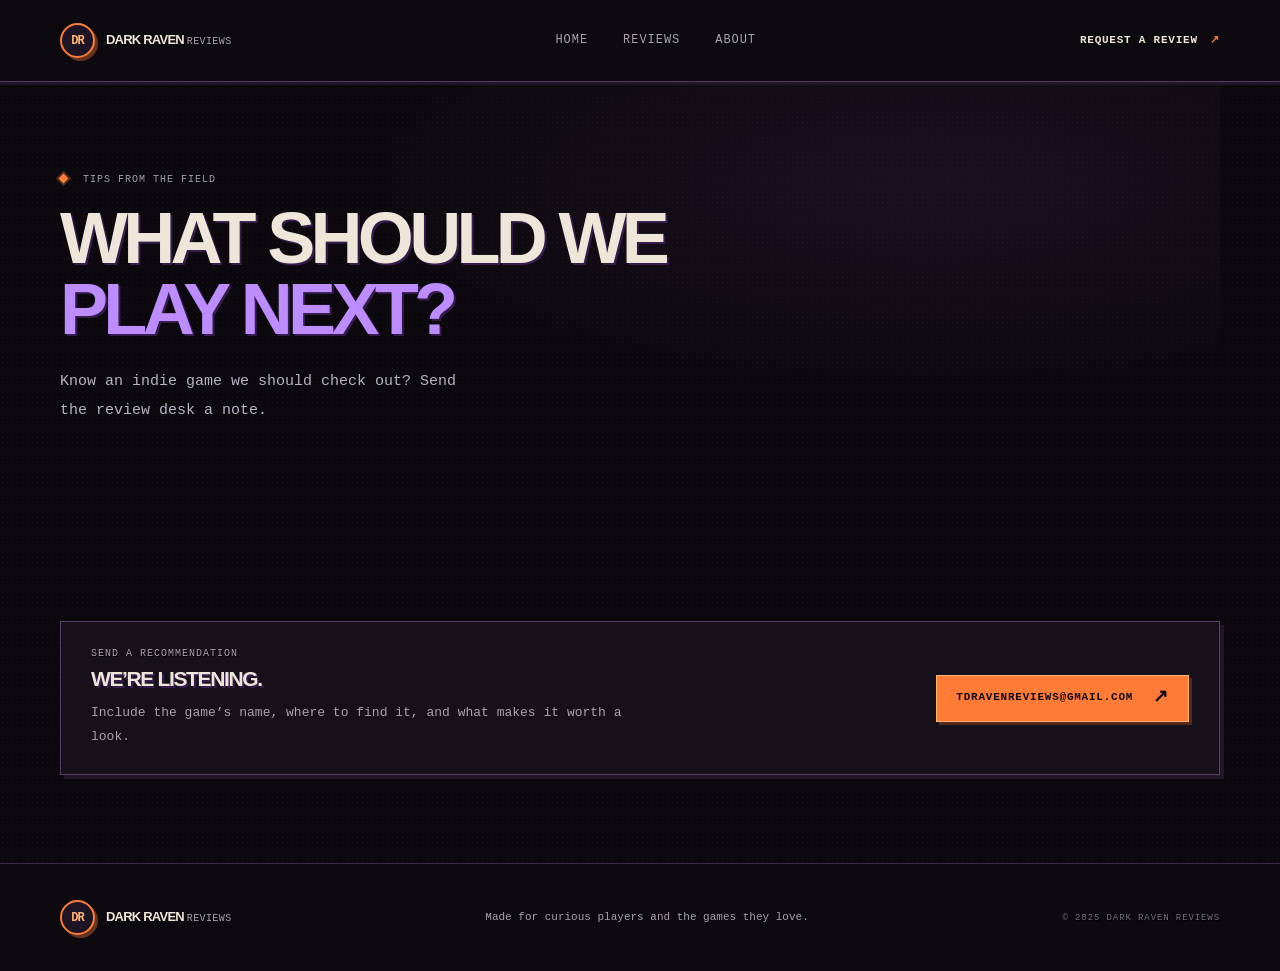
<file: request.html>
<!doctype html>
<html lang="en">
<head>
  <meta charset="utf-8">
  <meta name="viewport" content="width=device-width, initial-scale=1">
  <meta name="description" content="Suggest an indie game for Dark Raven Reviews to cover.">
  <title>Request a Review — Dark Raven Reviews</title>
  <link rel="stylesheet" href="css/styles.css">
</head>
<body>
  <header class="site-header">
    <a class="brand" href="index.html" aria-label="Dark Raven Reviews home"><span class="brand-mark">DR</span><span>Dark Raven <em>Reviews</em></span></a>
    <nav class="main-nav" aria-label="Main navigation">
      <a href="index.html">Home</a><a href="reviews.html">Reviews</a><a href="about.html">About</a>
    </nav>
    <a class="header-link active" href="request.html" aria-current="page">Request a review <span aria-hidden="true">↗</span></a>
  </header>
  <main>
    <section class="page-hero wrap">
      <p class="eyebrow"><span class="status-dot"></span> Tips from the field</p>
      <h1>What should we<br><span class="accent-text">play next?</span></h1>
      <p class="hero-intro">Know an indie game we should check out? Send the review desk a note.</p>
    </section>
    <section class="section wrap">
      <div class="template-callout request-card">
        <div>
          <p class="eyebrow">Send a recommendation</p>
          <h2>We’re listening.</h2>
          <p>Include the game’s name, where to find it, and what makes it worth a look.</p>
        </div>
        <a class="button button-primary" href="mailto:tdravenreviews@gmail.com?subject=Review%20request">tdravenreviews@gmail.com <span aria-hidden="true">↗</span></a>
      </div>
    </section>
  </main>
  <footer class="site-footer"><a class="brand" href="index.html"><span class="brand-mark">DR</span><span>Dark Raven <em>Reviews</em></span></a><p>Made for curious players and the games they love.</p><span>© 2025 DARK RAVEN REVIEWS</span></footer>
</body>
</html>
</file>
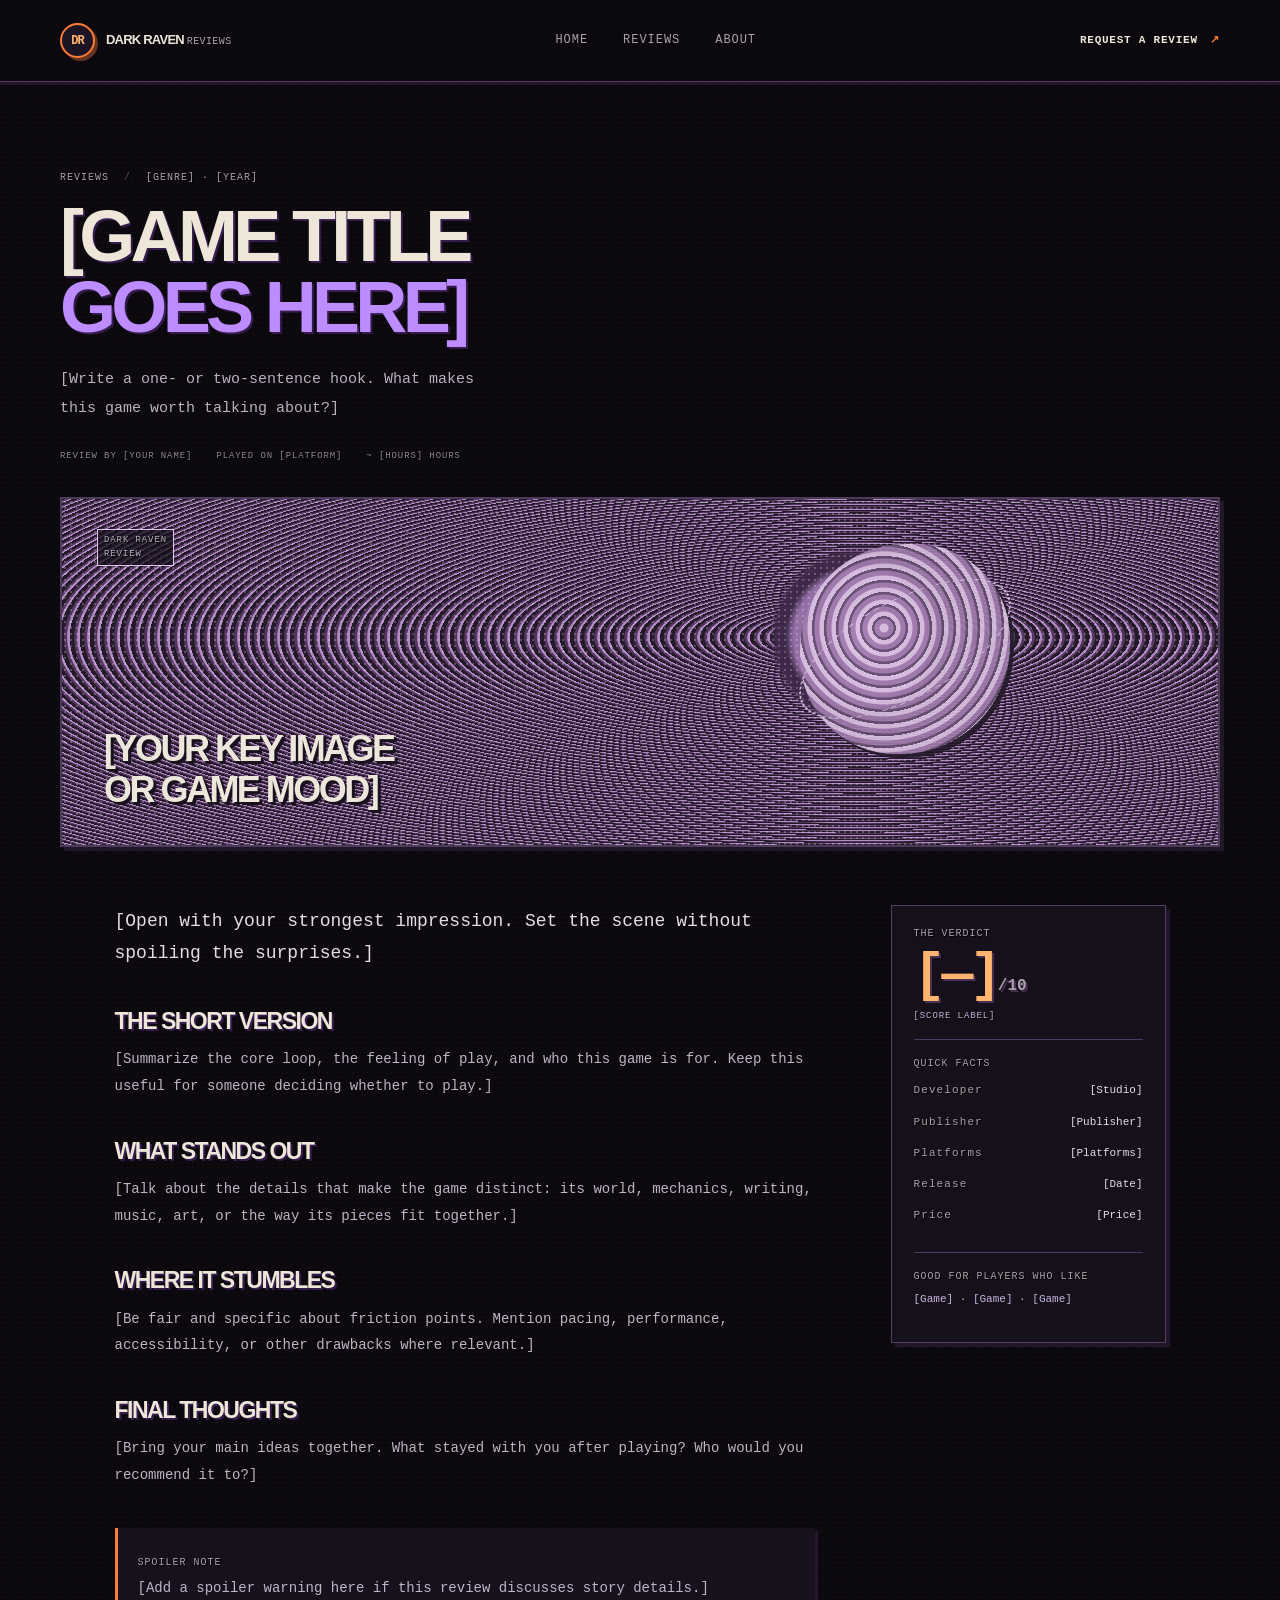
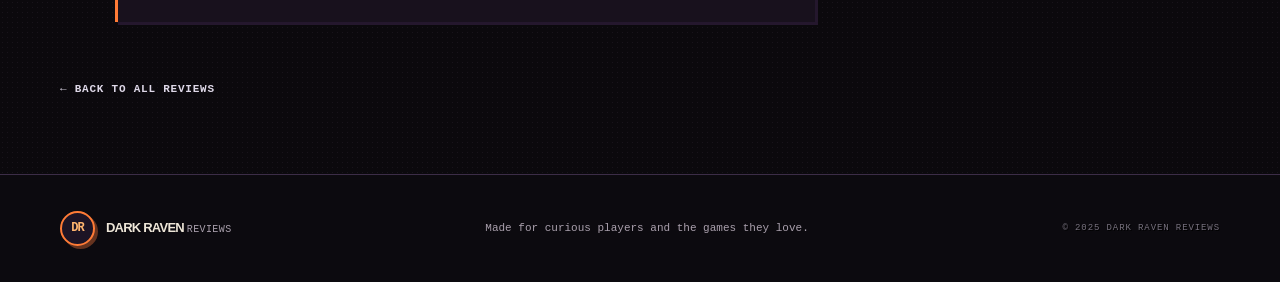
<file: review-template.html>
<!doctype html>
<html lang="en">
<head><meta charset="utf-8"><meta name="viewport" content="width=device-width, initial-scale=1"><meta name="description" content="A reusable blank indie game review template."><title>[Game Title] — Dark Raven Reviews</title><link rel="stylesheet" href="css/styles.css"></head>
<body>
  <header class="site-header"><a class="brand" href="index.html"><span class="brand-mark">DR</span><span>Dark Raven <em>Reviews</em></span></a><nav class="main-nav" aria-label="Main navigation"><a href="index.html">Home</a><a href="reviews.html">Reviews</a><a href="about.html">About</a></nav><a class="header-link" href="request.html">Request a review <span aria-hidden="true">↗</span></a></header>
  <main>
    <section class="article-hero wrap"><p class="eyebrow"><a href="reviews.html">REVIEWS</a> <span class="slash">/</span> [GENRE] · [YEAR]</p><h1>[Game Title<br><span class="accent-text">Goes Here]</span></h1><p class="hero-intro">[Write a one- or two-sentence hook. What makes this game worth talking about?]</p><div class="article-byline"><span>REVIEW BY [YOUR NAME]</span><span>PLAYED ON [PLATFORM]</span><span>~ [HOURS] HOURS</span></div></section>
    <div class="article-art wrap cover cover-one"><span class="cover-stamp">DARK RAVEN<br>REVIEW</span><span class="cover-title">[Your key image<br>or game mood]</span><span class="cover-orb"></span></div>
    <article class="article-layout wrap"><div class="article-body">
      <p class="article-lede">[Open with your strongest impression. Set the scene without spoiling the surprises.]</p>
      <h2>The short version</h2><p>[Summarize the core loop, the feeling of play, and who this game is for. Keep this useful for someone deciding whether to play.]</p>
      <h2>What stands out</h2><p>[Talk about the details that make the game distinct: its world, mechanics, writing, music, art, or the way its pieces fit together.]</p>
      <h2>Where it stumbles</h2><p>[Be fair and specific about friction points. Mention pacing, performance, accessibility, or other drawbacks where relevant.]</p>
      <h2>Final thoughts</h2><p>[Bring your main ideas together. What stayed with you after playing? Who would you recommend it to?]</p>
      <div class="article-note"><span class="eyebrow">Spoiler note</span><p>[Add a spoiler warning here if this review discusses story details.]</p></div>
    </div><aside class="score-card"><p class="eyebrow">The verdict</p><div class="score">[—]<span>/10</span></div><p class="score-label">[SCORE LABEL]</p><div class="score-rule"></div><p class="eyebrow">Quick facts</p><dl><dt>Developer</dt><dd>[Studio]</dd><dt>Publisher</dt><dd>[Publisher]</dd><dt>Platforms</dt><dd>[Platforms]</dd><dt>Release</dt><dd>[Date]</dd><dt>Price</dt><dd>[Price]</dd></dl><div class="score-rule"></div><p class="eyebrow">Good for players who like</p><p class="tag-list">[Game] · [Game] · [Game]</p></aside></article>
    <section class="wrap article-next"><a class="text-link" href="reviews.html">← Back to all reviews</a></section>
  </main><footer class="site-footer"><a class="brand" href="index.html"><span class="brand-mark">DR</span><span>Dark Raven <em>Reviews</em></span></a><p>Made for curious players and the games they love.</p><span>© 2025 DARK RAVEN REVIEWS</span></footer>
</body></html>
</file>
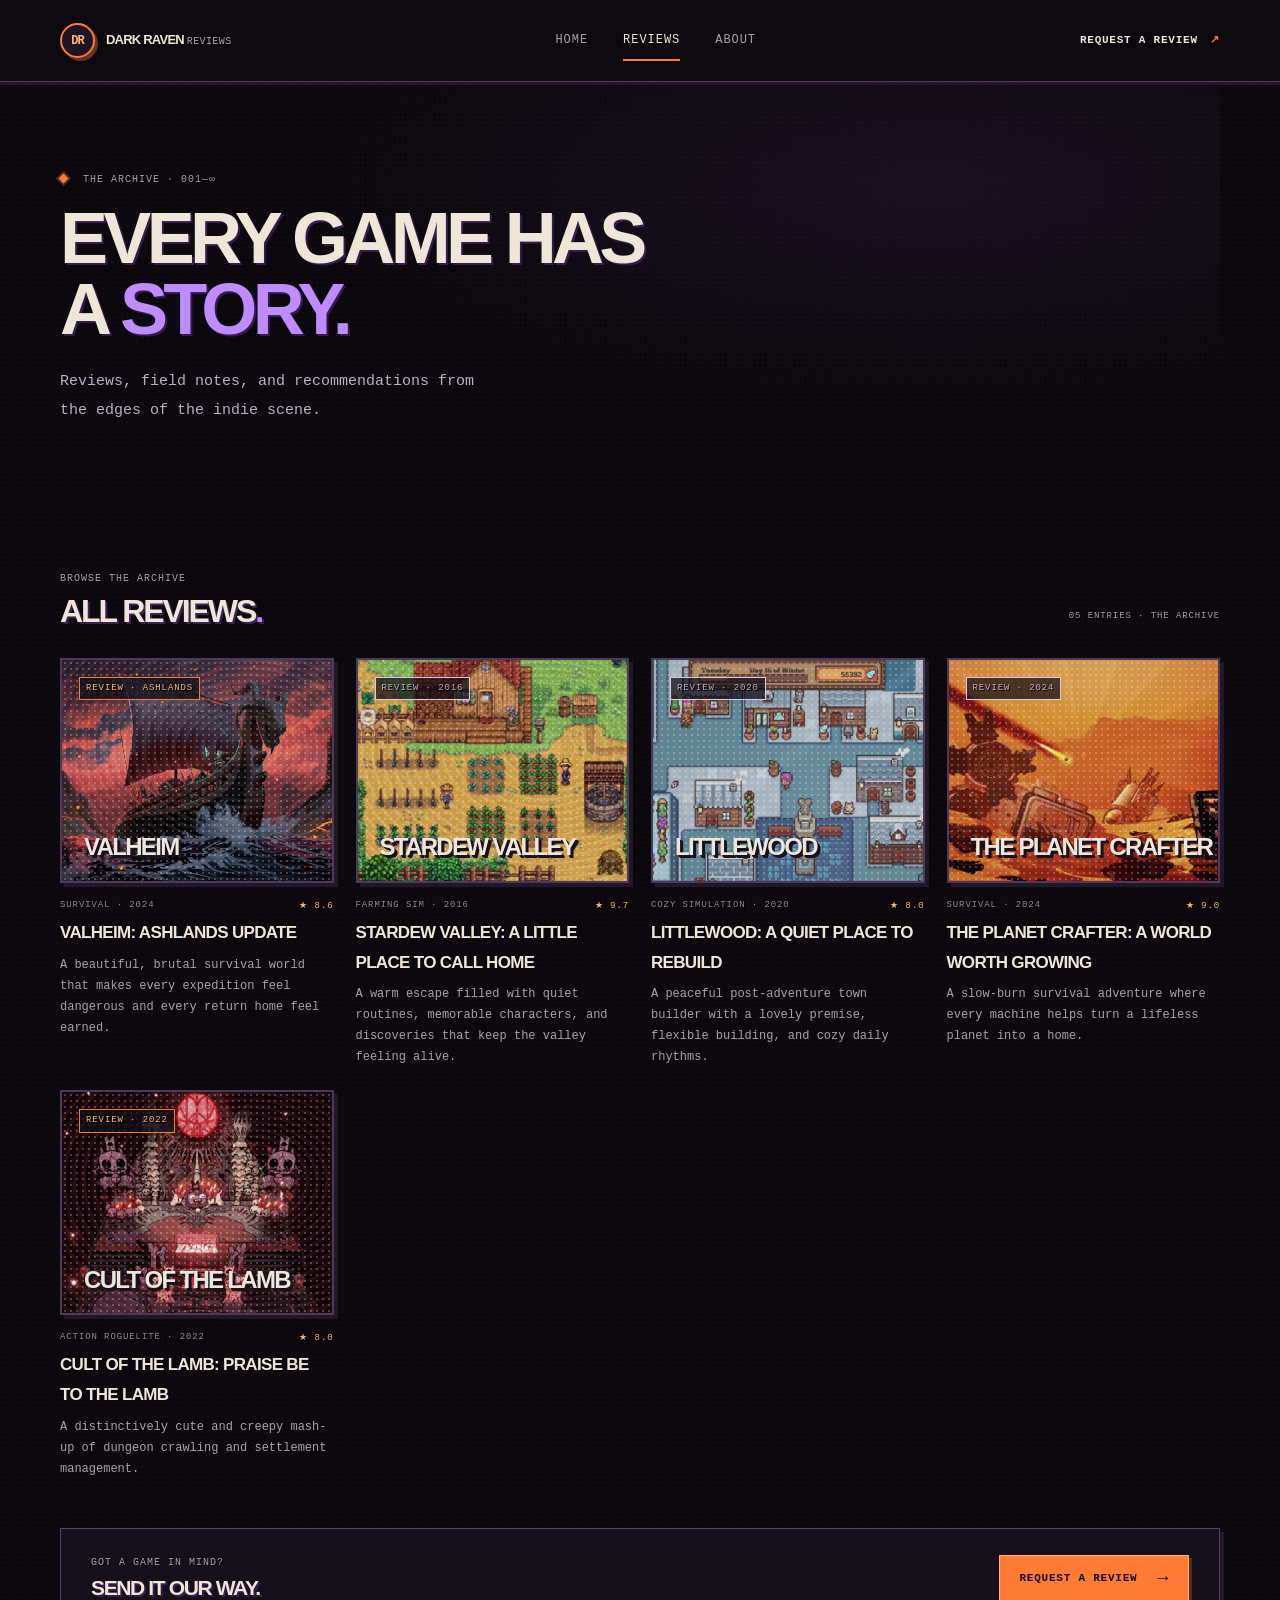
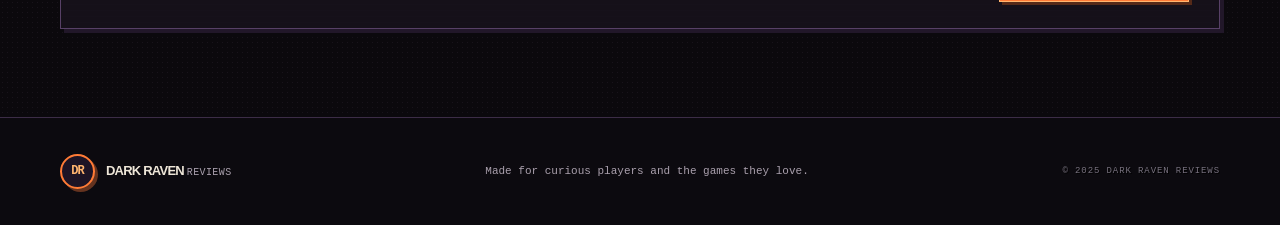
<file: reviews.html>
<!doctype html>
<html lang="en">
<head><meta charset="utf-8"><meta name="viewport" content="width=device-width, initial-scale=1"><meta name="description" content="Browse thoughtful indie game reviews from Dark Raven Reviews."><title>Reviews — Dark Raven Reviews</title><link rel="stylesheet" href="css/styles.css"></head>
<body>
  <header class="site-header"><a class="brand" href="index.html"><span class="brand-mark">DR</span><span>Dark Raven <em>Reviews</em></span></a><nav class="main-nav" aria-label="Main navigation"><a href="index.html">Home</a><a class="active" href="reviews.html">Reviews</a><a href="about.html">About</a></nav><a class="header-link" href="request.html">Request a review <span aria-hidden="true">↗</span></a></header>
  <main><section class="page-hero wrap"><p class="eyebrow"><span class="status-dot"></span> The archive · 001—∞</p><h1>Every game has<br>a <span class="accent-text">story.</span></h1><p class="hero-intro">Reviews, field notes, and recommendations from the edges of the indie scene.</p></section>
    <section class="section wrap"><div class="section-heading"><div><p class="eyebrow">Browse the archive</p><h2>All reviews<span class="accent-text">.</span></h2></div><p class="archive-count">05 ENTRIES · THE ARCHIVE</p></div>
      <div class="review-grid review-grid-four"><article class="review-card"><a class="cover cover-four" href="ValheimAshlands.html" aria-label="Read the Valheim Ashlands update review"><img class="game-thumb" src="images/ValheimAshlands.jpg" alt=""><span class="cover-stamp">REVIEW · ASHLANDS</span><span class="cover-title">Valheim</span></a><div class="card-meta"><span>SURVIVAL · 2024</span><span class="rating">★ 8.6</span></div><h3><a href="ValheimAshlands.html">Valheim: Ashlands Update</a></h3><p class="card-excerpt">A beautiful, brutal survival world that makes every expedition feel dangerous and every return home feel earned.</p></article>
        <article class="review-card"><a class="cover cover-one" href="StardewValley.html" aria-label="Read the Stardew Valley review"><img class="game-thumb" src="images/StardewValley.jpg" alt=""><span class="cover-stamp">REVIEW · 2016</span><span class="cover-title">Stardew Valley</span></a><div class="card-meta"><span>FARMING SIM · 2016</span><span class="rating">★ 9.7</span></div><h3><a href="StardewValley.html">Stardew Valley: A Little Place to Call Home</a></h3><p class="card-excerpt">A warm escape filled with quiet routines, memorable characters, and discoveries that keep the valley feeling alive.</p></article>
        <article class="review-card"><a class="cover cover-two" href="LittleWood.html" aria-label="Read the Littlewood review"><img class="game-thumb" src="images/LittleWood.jpg" alt=""><span class="cover-stamp">REVIEW · 2020</span><span class="cover-title">Littlewood</span></a><div class="card-meta"><span>COZY SIMULATION · 2020</span><span class="rating">★ 8.0</span></div><h3><a href="LittleWood.html">Littlewood: A Quiet Place to Rebuild</a></h3><p class="card-excerpt">A peaceful post-adventure town builder with a lovely premise, flexible building, and cozy daily rhythms.</p></article>
        <article class="review-card"><a class="cover cover-three" href="PlanetCrafter.html" aria-label="Read The Planet Crafter review"><img class="game-thumb" src="images/PlanetCrafter.jpg" alt=""><span class="cover-stamp">REVIEW · 2024</span><span class="cover-title">The Planet Crafter</span></a><div class="card-meta"><span>SURVIVAL · 2024</span><span class="rating">★ 9.0</span></div><h3><a href="PlanetCrafter.html">The Planet Crafter: A World Worth Growing</a></h3><p class="card-excerpt">A slow-burn survival adventure where every machine helps turn a lifeless planet into a home.</p></article>
        <article class="review-card"><a class="cover cover-four" href="CultoftheLamb.html" aria-label="Read the Cult of the Lamb review"><img class="game-thumb" src="images/CultoftheLamb.jpg" alt=""><span class="cover-stamp">REVIEW · 2022</span><span class="cover-title">Cult of the Lamb</span></a><div class="card-meta"><span>ACTION ROGUELITE · 2022</span><span class="rating">★ 8.0</span></div><h3><a href="CultoftheLamb.html">Cult of the Lamb: Praise Be to the Lamb</a></h3><p class="card-excerpt">A distinctively cute and creepy mash-up of dungeon crawling and settlement management.</p></article>
      </div>
      <div class="template-callout"><div><p class="eyebrow">Got a game in mind?</p><h2>Send it our way.</h2></div><a class="button button-primary" href="request.html">Request a review <span aria-hidden="true">→</span></a></div>
    </section></main>
  <footer class="site-footer"><a class="brand" href="index.html"><span class="brand-mark">DR</span><span>Dark Raven <em>Reviews</em></span></a><p>Made for curious players and the games they love.</p><span>© 2025 DARK RAVEN REVIEWS</span></footer>
</body></html>
</file>
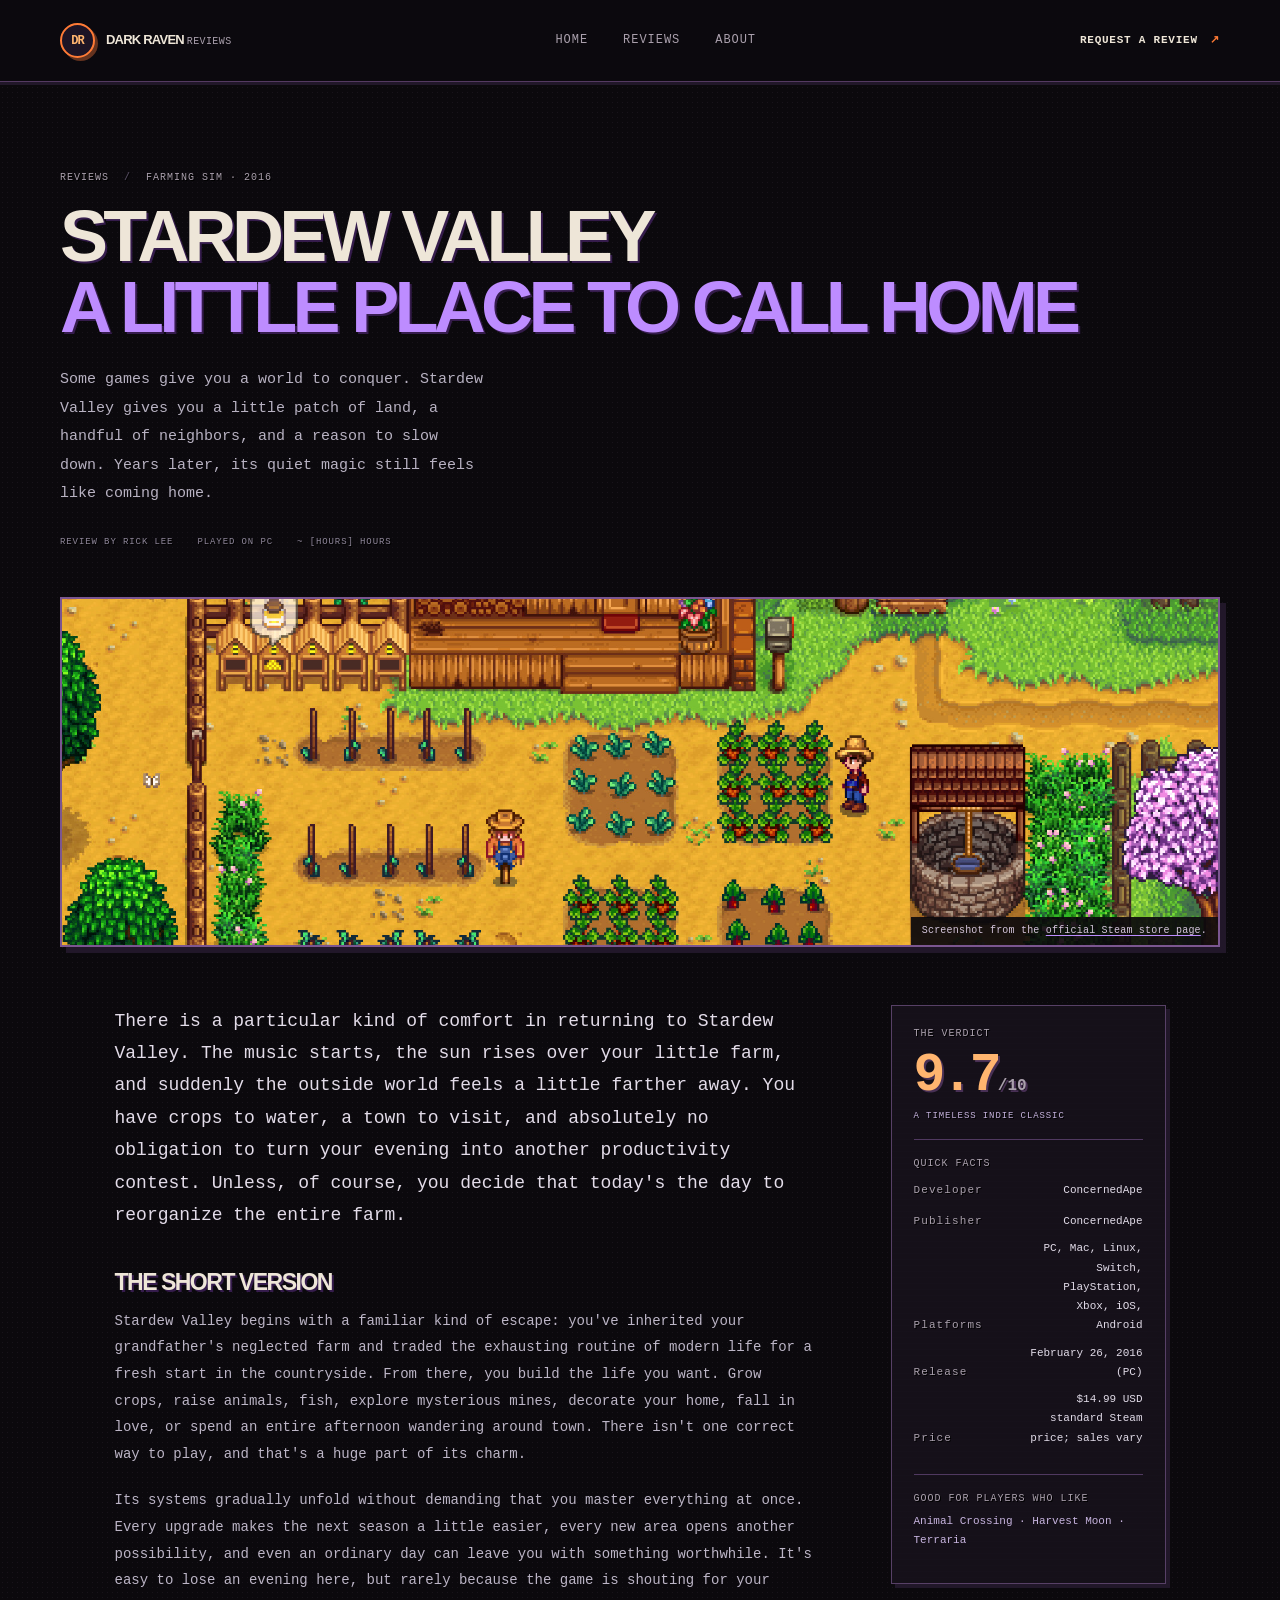
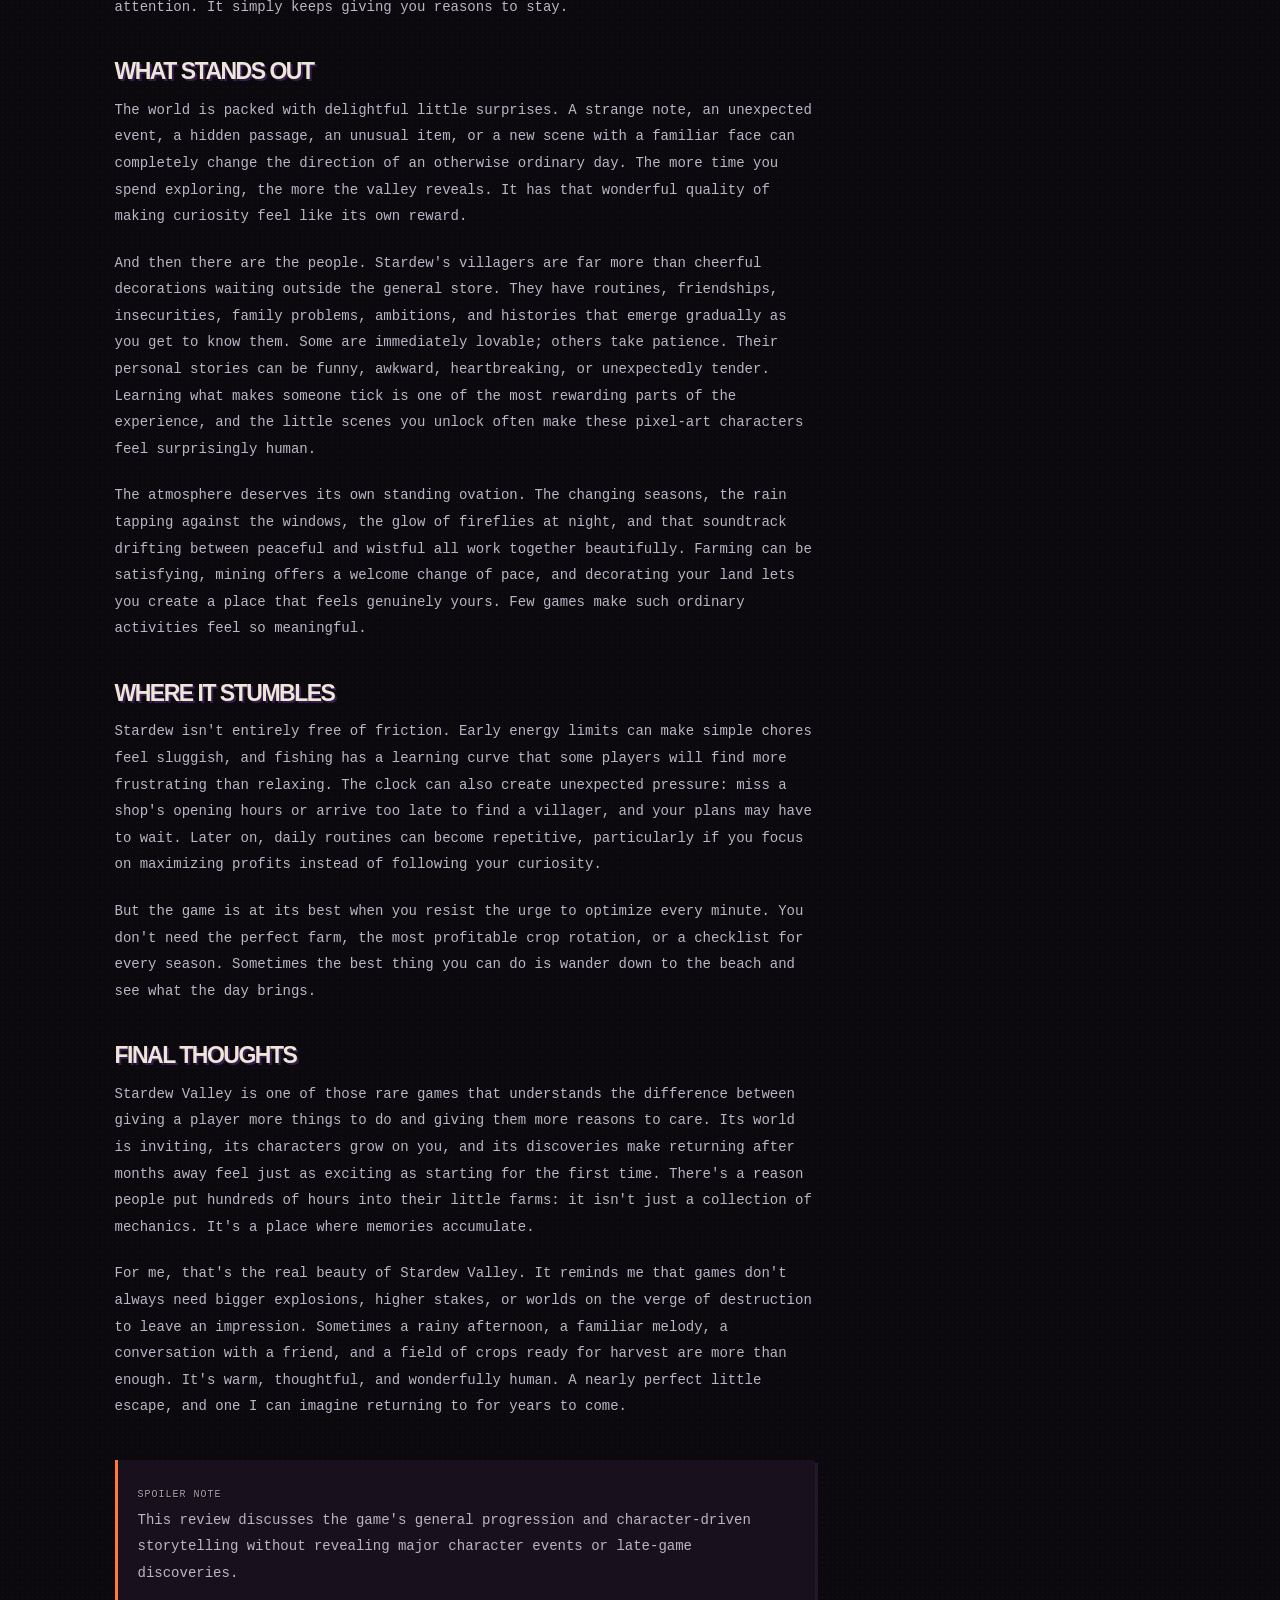
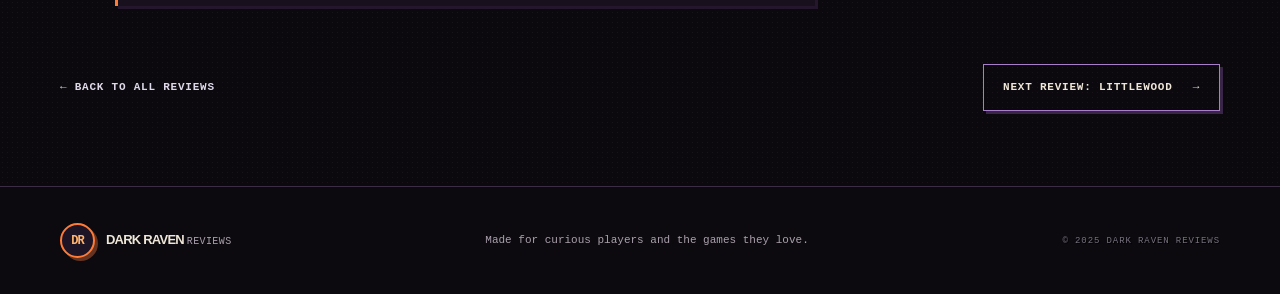
<file: StardewValley.html>
<!doctype html>
<html lang="en">
<head><meta charset="utf-8"><meta name="viewport" content="width=device-width, initial-scale=1"><meta name="description" content="A nostalgic Stardew Valley review celebrating its cozy farming, memorable characters, and endless little discoveries."><title>Stardew Valley — Dark Raven Reviews</title><link rel="stylesheet" href="css/styles.css"></head>
<body>
  <header class="site-header"><a class="brand" href="index.html"><span class="brand-mark">DR</span><span>Dark Raven <em>Reviews</em></span></a><nav class="main-nav" aria-label="Main navigation"><a href="index.html">Home</a><a href="reviews.html">Reviews</a><a href="about.html">About</a></nav><a class="header-link" href="request.html">Request a review <span aria-hidden="true">↗</span></a></header>
  <main>
    <section class="article-hero wrap"><p class="eyebrow"><a href="reviews.html">REVIEWS</a> <span class="slash">/</span> FARMING SIM · 2016</p><h1>Stardew Valley<br><span class="accent-text">A Little Place to Call Home</span></h1><p class="hero-intro">Some games give you a world to conquer. Stardew Valley gives you a little patch of land, a handful of neighbors, and a reason to slow down. Years later, its quiet magic still feels like coming home.</p><div class="article-byline"><span>REVIEW BY RICK LEE</span><span>PLAYED ON PC</span><span>~ [HOURS] HOURS</span></div></section>
    <figure class="article-art wrap game-art"><img src="images/StardewValley.jpg" alt="A sunny Stardew Valley farm with crops, a farmhouse, and blooming trees."><figcaption class="image-credit">Screenshot from the <a href="https://store.steampowered.com/app/413150/Stardew_Valley/" target="_blank" rel="noopener">official Steam store page</a>.</figcaption></figure>
    <article class="article-layout wrap"><div class="article-body">
      <p class="article-lede">There is a particular kind of comfort in returning to Stardew Valley. The music starts, the sun rises over your little farm, and suddenly the outside world feels a little farther away. You have crops to water, a town to visit, and absolutely no obligation to turn your evening into another productivity contest. Unless, of course, you decide that today's the day to reorganize the entire farm.</p>
      <h2>The short version</h2><p>Stardew Valley begins with a familiar kind of escape: you've inherited your grandfather's neglected farm and traded the exhausting routine of modern life for a fresh start in the countryside. From there, you build the life you want. Grow crops, raise animals, fish, explore mysterious mines, decorate your home, fall in love, or spend an entire afternoon wandering around town. There isn't one correct way to play, and that's a huge part of its charm.</p>
      <p>Its systems gradually unfold without demanding that you master everything at once. Every upgrade makes the next season a little easier, every new area opens another possibility, and even an ordinary day can leave you with something worthwhile. It's easy to lose an evening here, but rarely because the game is shouting for your attention. It simply keeps giving you reasons to stay.</p>
      <h2>What stands out</h2><p>The world is packed with delightful little surprises. A strange note, an unexpected event, a hidden passage, an unusual item, or a new scene with a familiar face can completely change the direction of an otherwise ordinary day. The more time you spend exploring, the more the valley reveals. It has that wonderful quality of making curiosity feel like its own reward.</p>
      <p>And then there are the people. Stardew's villagers are far more than cheerful decorations waiting outside the general store. They have routines, friendships, insecurities, family problems, ambitions, and histories that emerge gradually as you get to know them. Some are immediately lovable; others take patience. Their personal stories can be funny, awkward, heartbreaking, or unexpectedly tender. Learning what makes someone tick is one of the most rewarding parts of the experience, and the little scenes you unlock often make these pixel-art characters feel surprisingly human.</p>
      <p>The atmosphere deserves its own standing ovation. The changing seasons, the rain tapping against the windows, the glow of fireflies at night, and that soundtrack drifting between peaceful and wistful all work together beautifully. Farming can be satisfying, mining offers a welcome change of pace, and decorating your land lets you create a place that feels genuinely yours. Few games make such ordinary activities feel so meaningful.</p>
      <h2>Where it stumbles</h2><p>Stardew isn't entirely free of friction. Early energy limits can make simple chores feel sluggish, and fishing has a learning curve that some players will find more frustrating than relaxing. The clock can also create unexpected pressure: miss a shop's opening hours or arrive too late to find a villager, and your plans may have to wait. Later on, daily routines can become repetitive, particularly if you focus on maximizing profits instead of following your curiosity.</p>
      <p>But the game is at its best when you resist the urge to optimize every minute. You don't need the perfect farm, the most profitable crop rotation, or a checklist for every season. Sometimes the best thing you can do is wander down to the beach and see what the day brings.</p>
      <h2>Final thoughts</h2><p>Stardew Valley is one of those rare games that understands the difference between giving a player more things to do and giving them more reasons to care. Its world is inviting, its characters grow on you, and its discoveries make returning after months away feel just as exciting as starting for the first time. There's a reason people put hundreds of hours into their little farms: it isn't just a collection of mechanics. It's a place where memories accumulate.</p>
      <p>For me, that's the real beauty of Stardew Valley. It reminds me that games don't always need bigger explosions, higher stakes, or worlds on the verge of destruction to leave an impression. Sometimes a rainy afternoon, a familiar melody, a conversation with a friend, and a field of crops ready for harvest are more than enough. It's warm, thoughtful, and wonderfully human. A nearly perfect little escape, and one I can imagine returning to for years to come.</p>
      <div class="article-note"><span class="eyebrow">Spoiler note</span><p>This review discusses the game's general progression and character-driven storytelling without revealing major character events or late-game discoveries.</p></div>
    </div><aside class="score-card"><p class="eyebrow">The verdict</p><div class="score">9.7<span>/10</span></div><p class="score-label">A TIMELESS INDIE CLASSIC</p><div class="score-rule"></div><p class="eyebrow">Quick facts</p><dl><dt>Developer</dt><dd>ConcernedApe</dd><dt>Publisher</dt><dd>ConcernedApe</dd><dt>Platforms</dt><dd>PC, Mac, Linux, Switch, PlayStation, Xbox, iOS, Android</dd><dt>Release</dt><dd>February 26, 2016 (PC)</dd><dt>Price</dt><dd>$14.99 USD standard Steam price; sales vary</dd></dl><div class="score-rule"></div><p class="eyebrow">Good for players who like</p><p class="tag-list">Animal Crossing · Harvest Moon · Terraria</p></aside></article>
    <section class="wrap article-next"><a class="text-link" href="reviews.html">← Back to all reviews</a><a class="button button-outline" href="LittleWood.html">Next review: Littlewood <span aria-hidden="true">→</span></a></section>
  </main><footer class="site-footer"><a class="brand" href="index.html"><span class="brand-mark">DR</span><span>Dark Raven <em>Reviews</em></span></a><p>Made for curious players and the games they love.</p><span>© 2025 DARK RAVEN REVIEWS</span></footer>
</body></html>
</file>
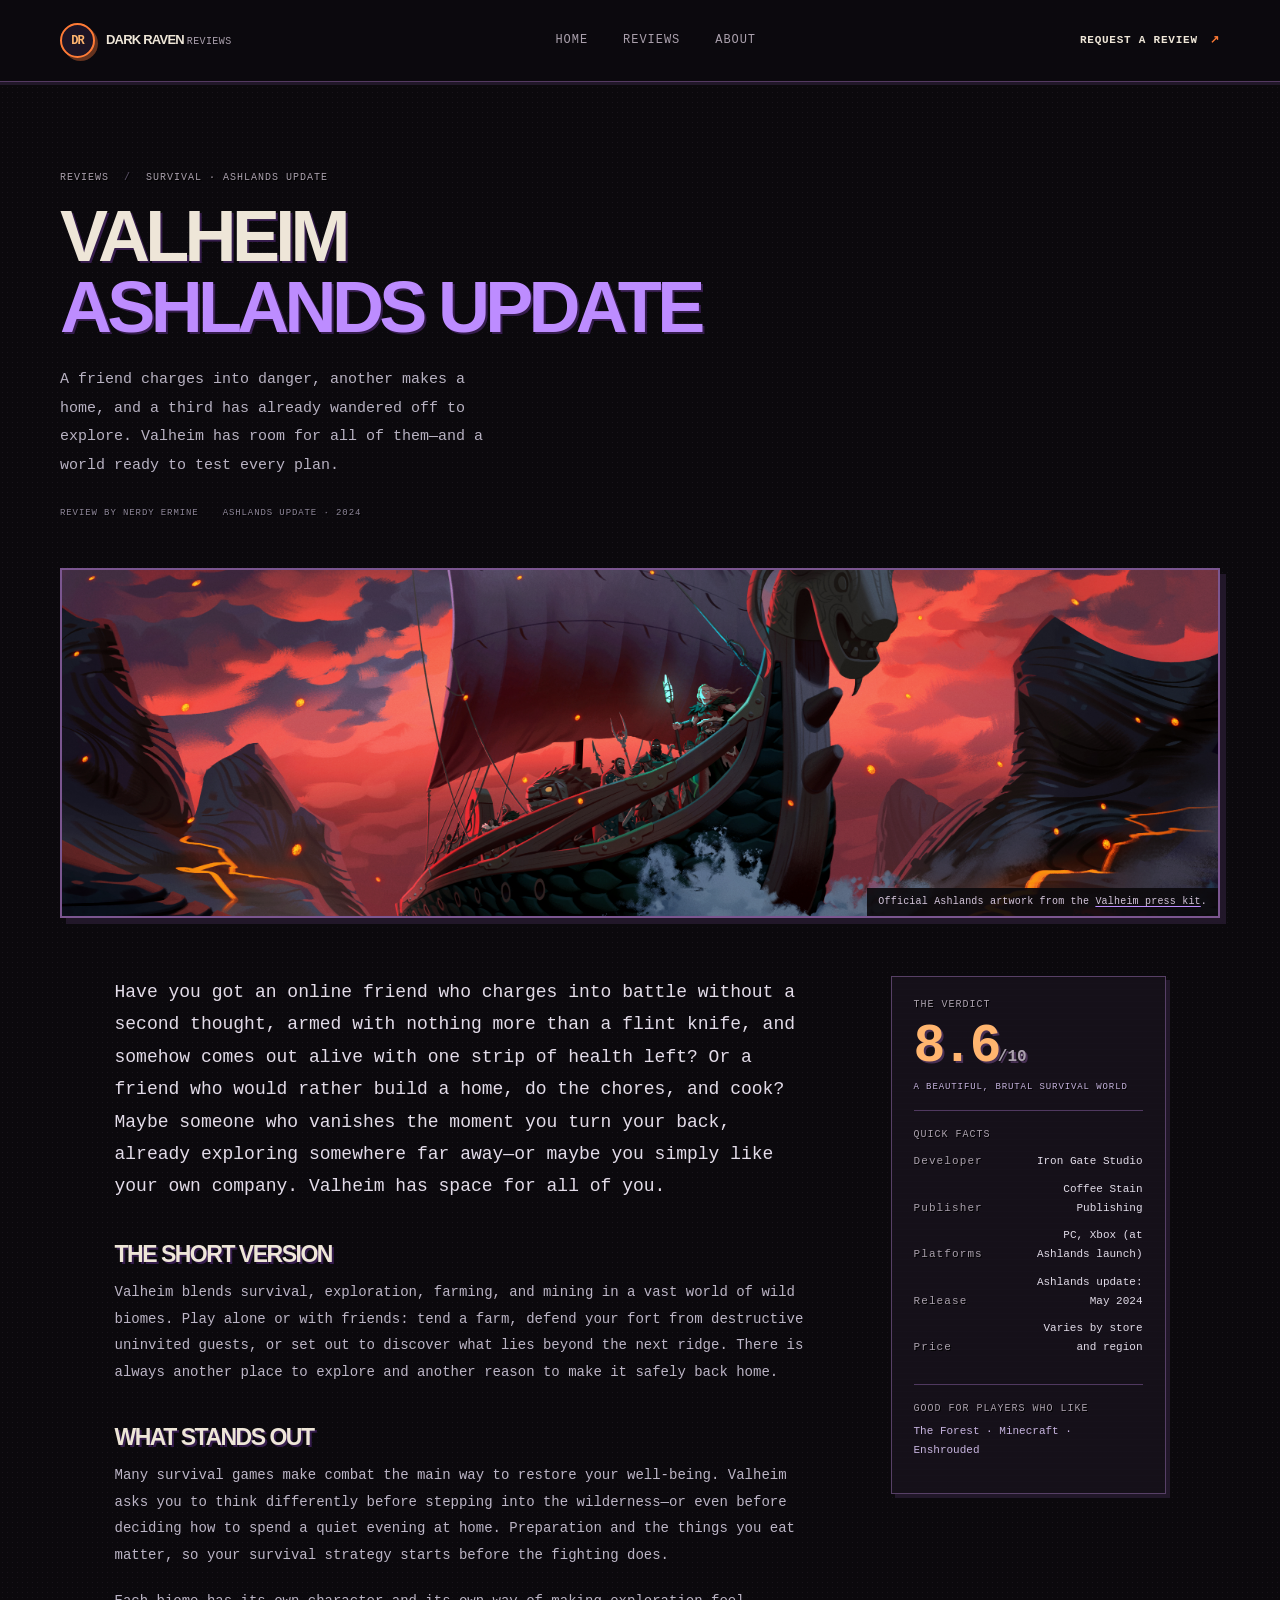
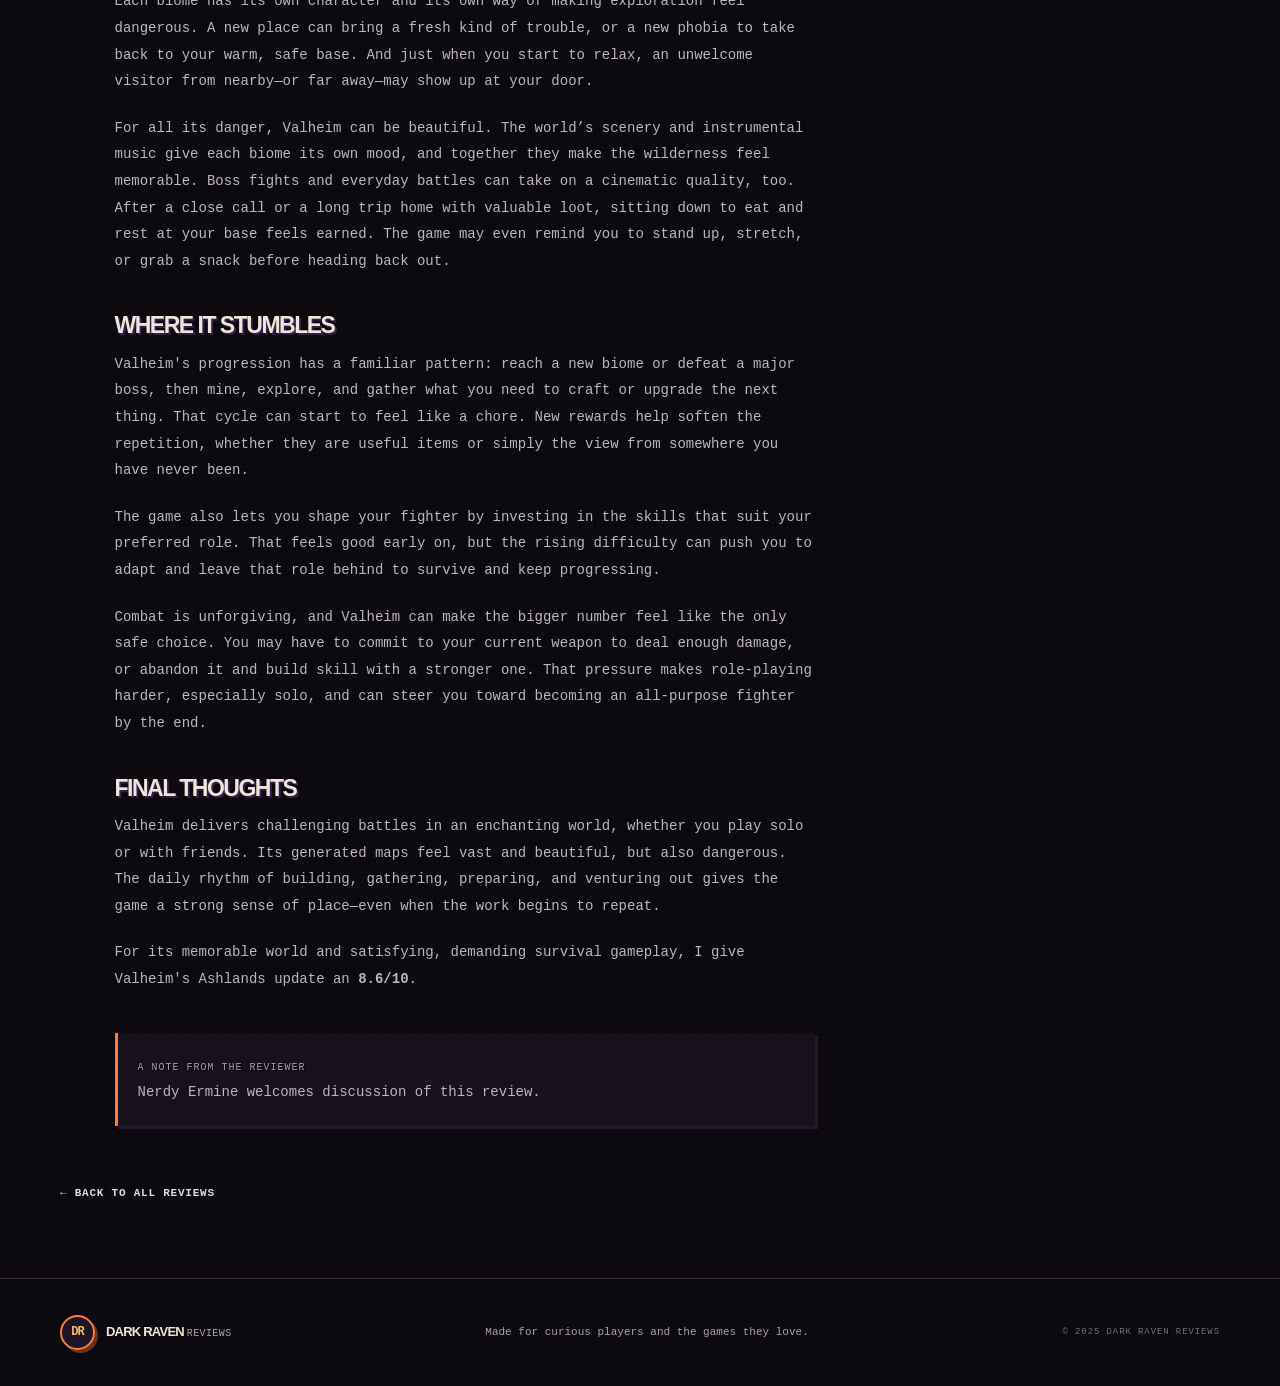
<file: ValheimAshlands.html>
<!doctype html>
<html lang="en">
<head><meta charset="utf-8"><meta name="viewport" content="width=device-width, initial-scale=1"><meta name="description" content="Nerdy Ermine reviews Valheim's Ashlands update: a beautiful, brutal survival world that rewards exploration and challenges your preferred playstyle."><title>Valheim: Ashlands Update — Dark Raven Reviews</title><link rel="stylesheet" href="css/styles.css"></head>
<body>
  <header class="site-header"><a class="brand" href="index.html"><span class="brand-mark">DR</span><span>Dark Raven <em>Reviews</em></span></a><nav class="main-nav" aria-label="Main navigation"><a href="index.html">Home</a><a href="reviews.html">Reviews</a><a href="about.html">About</a></nav><a class="header-link" href="request.html">Request a review <span aria-hidden="true">↗</span></a></header>
  <main>
    <section class="article-hero wrap"><p class="eyebrow"><a href="reviews.html">REVIEWS</a> <span class="slash">/</span> SURVIVAL · ASHLANDS UPDATE</p><h1>Valheim<br><span class="accent-text">Ashlands Update</span></h1><p class="hero-intro">A friend charges into danger, another makes a home, and a third has already wandered off to explore. Valheim has room for all of them—and a world ready to test every plan.</p><div class="article-byline"><span>REVIEW BY NERDY ERMINE</span><span>ASHLANDS UPDATE · 2024</span></div></section>
    <figure class="article-art wrap game-art"><img src="images/ValheimAshlands.jpg" alt="Official Valheim Ashlands artwork showing a Viking ship sailing toward a fiery, volcanic coastline."><figcaption class="image-credit">Official Ashlands artwork from the <a href="https://www.valheimgame.com/press/" target="_blank" rel="noopener">Valheim press kit</a>.</figcaption></figure>
    <article class="article-layout wrap"><div class="article-body">
      <p class="article-lede">Have you got an online friend who charges into battle without a second thought, armed with nothing more than a flint knife, and somehow comes out alive with one strip of health left? Or a friend who would rather build a home, do the chores, and cook? Maybe someone who vanishes the moment you turn your back, already exploring somewhere far away—or maybe you simply like your own company. Valheim has space for all of you.</p>
      <h2>The short version</h2><p>Valheim blends survival, exploration, farming, and mining in a vast world of wild biomes. Play alone or with friends: tend a farm, defend your fort from destructive uninvited guests, or set out to discover what lies beyond the next ridge. There is always another place to explore and another reason to make it safely back home.</p>
      <h2>What stands out</h2><p>Many survival games make combat the main way to restore your well-being. Valheim asks you to think differently before stepping into the wilderness—or even before deciding how to spend a quiet evening at home. Preparation and the things you eat matter, so your survival strategy starts before the fighting does.</p>
      <p>Each biome has its own character and its own way of making exploration feel dangerous. A new place can bring a fresh kind of trouble, or a new phobia to take back to your warm, safe base. And just when you start to relax, an unwelcome visitor from nearby—or far away—may show up at your door.</p>
      <p>For all its danger, Valheim can be beautiful. The world’s scenery and instrumental music give each biome its own mood, and together they make the wilderness feel memorable. Boss fights and everyday battles can take on a cinematic quality, too. After a close call or a long trip home with valuable loot, sitting down to eat and rest at your base feels earned. The game may even remind you to stand up, stretch, or grab a snack before heading back out.</p>
      <h2>Where it stumbles</h2><p>Valheim's progression has a familiar pattern: reach a new biome or defeat a major boss, then mine, explore, and gather what you need to craft or upgrade the next thing. That cycle can start to feel like a chore. New rewards help soften the repetition, whether they are useful items or simply the view from somewhere you have never been.</p>
      <p>The game also lets you shape your fighter by investing in the skills that suit your preferred role. That feels good early on, but the rising difficulty can push you to adapt and leave that role behind to survive and keep progressing.</p>
      <p>Combat is unforgiving, and Valheim can make the bigger number feel like the only safe choice. You may have to commit to your current weapon to deal enough damage, or abandon it and build skill with a stronger one. That pressure makes role-playing harder, especially solo, and can steer you toward becoming an all-purpose fighter by the end.</p>
      <h2>Final thoughts</h2><p>Valheim delivers challenging battles in an enchanting world, whether you play solo or with friends. Its generated maps feel vast and beautiful, but also dangerous. The daily rhythm of building, gathering, preparing, and venturing out gives the game a strong sense of place—even when the work begins to repeat.</p>
      <p>For its memorable world and satisfying, demanding survival gameplay, I give Valheim's Ashlands update an <strong>8.6/10</strong>.</p>
      <div class="article-note"><span class="eyebrow">A note from the reviewer</span><p>Nerdy Ermine welcomes discussion of this review.</p></div>
    </div><aside class="score-card"><p class="eyebrow">The verdict</p><div class="score">8.6<span>/10</span></div><p class="score-label">A BEAUTIFUL, BRUTAL SURVIVAL WORLD</p><div class="score-rule"></div><p class="eyebrow">Quick facts</p><dl><dt>Developer</dt><dd>Iron Gate Studio</dd><dt>Publisher</dt><dd>Coffee Stain Publishing</dd><dt>Platforms</dt><dd>PC, Xbox (at Ashlands launch)</dd><dt>Release</dt><dd>Ashlands update: May 2024</dd><dt>Price</dt><dd>Varies by store and region</dd></dl><div class="score-rule"></div><p class="eyebrow">Good for players who like</p><p class="tag-list">The Forest · Minecraft · Enshrouded</p></aside></article>
    <section class="wrap article-next"><a class="text-link" href="reviews.html">← Back to all reviews</a></section>
  </main><footer class="site-footer"><a class="brand" href="index.html"><span class="brand-mark">DR</span><span>Dark Raven <em>Reviews</em></span></a><p>Made for curious players and the games they love.</p><span>© 2025 DARK RAVEN REVIEWS</span></footer>
</body></html>
</file>
<file: css/styles.css>
/* Dark Raven's photocopied zine skin uses system fonts and local CSS artwork. */
:root{--ink:#08070c;--panel:#100e17;--panel-2:#171320;--line:#292333;--text:#f4f0fa;--muted:#a49daf;--purple:#a970ff;--violet:#7042bd;--pink:#e2a8ff;--mono:'DM Mono',monospace;--sans:'Manrope',Arial,sans-serif;--max:1160px}
*{box-sizing:border-box}html{scroll-behavior:smooth}body{margin:0;background:var(--ink);color:var(--text);font-family:var(--sans);font-size:15px;line-height:1.7}a{color:inherit;text-decoration:none}a:hover{color:var(--pink)}.wrap{width:min(var(--max),calc(100% - 56px));margin-inline:auto}.site-header{height:82px;padding:0 max(28px,calc((100vw - var(--max))/2));display:flex;align-items:center;justify-content:space-between;border-bottom:1px solid rgba(255,255,255,.08);background:rgba(8,7,12,.92);position:relative;z-index:3}.brand{display:inline-flex;align-items:center;gap:11px;font-size:14px;font-weight:800;letter-spacing:-.04em;white-space:nowrap}.brand em{font-style:normal;color:var(--muted);font-weight:500}.brand-mark{width:35px;height:35px;border:1px solid #644594;color:var(--pink);display:grid;place-items:center;font:500 12px var(--mono);letter-spacing:-.08em;background:linear-gradient(145deg,#241632,#100e17)}.main-nav{display:flex;gap:35px;color:var(--muted);font-size:12px}.main-nav a{padding:8px 0;transition:color .2s}.main-nav a.active,.main-nav a:hover{color:var(--text)}.main-nav a.active{box-shadow:0 1px var(--purple)}.header-link,.text-link{font-size:11px;font-weight:700;letter-spacing:.04em}.header-link span,.text-link span{color:var(--purple);margin-left:5px}.hero{min-height:560px;display:grid;grid-template-columns:1fr 1fr;align-items:center;position:relative;padding-top:42px;padding-bottom:55px}.hero-copy{padding:20px 0 50px;position:relative;z-index:1}.eyebrow{font:10px var(--mono);letter-spacing:.14em;text-transform:uppercase;color:var(--muted);margin:0 0 18px}.status-dot{display:inline-block;width:7px;height:7px;border-radius:50%;background:#b683ff;box-shadow:0 0 12px #a970ff;margin-right:9px}h1,h2,h3,p{margin-top:0}h1{font-size:clamp(48px,6vw,78px);line-height:1.02;letter-spacing:-.075em;margin:0 0 24px;font-weight:700}h2{font-size:clamp(28px,3vw,38px);line-height:1.15;letter-spacing:-.06em;margin:0}.accent-text{color:var(--purple)}.hero-intro{max-width:430px;color:#b8b2c2;font-size:15px;line-height:1.9;margin-bottom:28px}.hero-actions{display:flex;align-items:center;gap:25px}.button{min-height:47px;padding:0 19px;display:inline-flex;align-items:center;gap:20px;font-size:11px;font-weight:700;letter-spacing:.02em;transition:transform .2s,border-color .2s,background .2s}.button:hover{transform:translateY(-2px)}.button-primary{background:#9c64f3;color:#100b18}.button-primary:hover{background:#bd91ff;color:#100b18}.button-primary span{font-size:18px}.button-outline{border:1px solid #514265;background:transparent}.button-outline:hover{border-color:var(--purple);color:var(--text)}.text-link{color:#ded8e8}.hero-art{height:385px;position:relative;overflow:hidden;border:1px solid #38264f;background:radial-gradient(ellipse at 57% 41%,#38205b 0,#20152e 32%,#0c0a12 74%);box-shadow:0 30px 100px #34155b25}.hero-art:before,.hero-art:after{content:"";position:absolute;inset:0;background-image:linear-gradient(rgba(183,140,255,.07) 1px,transparent 1px),linear-gradient(90deg,rgba(183,140,255,.07) 1px,transparent 1px);background-size:34px 34px;mask-image:linear-gradient(transparent,#000 60%);opacity:.5}.hero-art:after{background:radial-gradient(ellipse at 50% 110%,#9863d951,transparent 60%);mask-image:none}.moon{position:absolute;width:170px;height:170px;border-radius:50%;background:linear-gradient(145deg,#f0d4ff,#9b68df 67%,#6843a5);left:50%;top:40%;transform:translate(-50%,-50%);box-shadow:0 0 80px #a16ded8a,0 0 180px #8f49dd35;z-index:1}.moon:after{content:"";position:absolute;width:53px;height:53px;left:30px;top:35px;border-radius:50%;background:#c08df150;box-shadow:62px 43px 0 -10px #6843a540,-13px 71px 0 -15px #6843a540}.orbit{position:absolute;z-index:1;width:310px;height:115px;border:1px solid #d9a9ff47;border-radius:50%;left:50%;top:42%;transform:translate(-50%,-50%) rotate(-24deg)}.orbit-two{width:360px;height:160px;transform:translate(-50%,-50%) rotate(29deg);border-color:#9f75d72a}.landscape{position:absolute;z-index:2;height:135px;left:-5%;right:-5%;bottom:-3px;background:linear-gradient(150deg,transparent 0 16%,#15101e 16% 24%,transparent 24%),linear-gradient(31deg,transparent 0 20%,#0c0a11 20% 36%,transparent 36%),linear-gradient(165deg,transparent 0 24%,#100d17 24% 100%)}.art-label{position:absolute;z-index:3;bottom:20px;left:22px;right:22px;display:flex;justify-content:space-between;font:9px var(--mono);letter-spacing:.15em;color:#cec2dd}.hero-foot{position:absolute;bottom:17px;left:0;right:0;display:flex;align-items:center;gap:13px;font:9px var(--mono);letter-spacing:.12em;color:#797382}.scroll-line{height:1px;width:48px;background:#604a7a}.section{padding-top:83px;padding-bottom:88px}.section-heading{display:flex;align-items:end;justify-content:space-between;margin-bottom:28px}.section-heading .eyebrow{margin-bottom:9px}.section-heading h2{font-size:32px}.review-grid{display:grid;grid-template-columns:repeat(3,1fr);gap:22px}.review-card{min-width:0}.cover{height:225px;display:block;position:relative;overflow:hidden;border:1px solid #382c47;background-color:#151020;transition:transform .25s,border-color .25s}.cover:hover{transform:translateY(-4px);border-color:#8863af;color:var(--text)}.cover:before{content:"";position:absolute;inset:0;background-image:linear-gradient(rgba(255,255,255,.055) 1px,transparent 1px),linear-gradient(90deg,rgba(255,255,255,.055) 1px,transparent 1px);background-size:24px 24px;opacity:.35}.cover-one{background:radial-gradient(ellipse at 68% 42%,#9d73d5 0,#63458e 17%,#2a1b3b 45%,#100e17 80%)}.cover-two{background:radial-gradient(ellipse at 70% 65%,#57664f 0,#303a31 25%,#141813 72%)}.cover-three{background:radial-gradient(ellipse at 50% 42%,#564591 0,#27213c 32%,#11101a 76%)}.cover-four{background:radial-gradient(ellipse at 67% 50%,#843d8c 0,#46264f 29%,#130f19 76%)}.cover-stamp{position:absolute;top:17px;left:17px;font:9px/1.5 var(--mono);letter-spacing:.12em;color:#f3e8ffb8}.cover-title{position:absolute;z-index:1;left:22px;bottom:20px;font-weight:700;font-size:24px;line-height:1.12;letter-spacing:-.06em}.cover-orb{position:absolute;width:120px;height:120px;border-radius:50%;right:37px;top:36px;background:linear-gradient(140deg,#f5dfff,#9d76d9 67%,#493563);box-shadow:0 0 48px #bc89f860}.cover-orb:after{content:"";position:absolute;inset:-20px;border:1px solid #d9b5ff57;border-radius:50%;transform:rotate(-28deg) scaleY(.38)}.cover-plant{position:absolute;right:40px;top:23px;font-size:106px;color:#a4b985;filter:drop-shadow(0 0 16px #9ebc7255)}.cover-star{position:absolute;right:48px;top:32px;font-size:93px;color:#c8a5ff;text-shadow:0 0 35px #a970ff}.card-meta{display:flex;justify-content:space-between;margin-top:17px;font:9px var(--mono);letter-spacing:.09em;color:#928a9d}.rating{color:var(--pink)}.review-card h3{font-size:17px;letter-spacing:-.04em;margin:7px 0 7px}.card-excerpt{font-size:12px;line-height:1.75;color:var(--muted);margin:0}.quote-band{border-block:1px solid #282131;background:linear-gradient(100deg,#100d16,#161021 50%,#0d0b12)}.quote-inner{min-height:190px;display:flex;align-items:center;gap:24px}.quote-mark{font-size:78px;line-height:1;color:#9565cf}.quote-inner p{font-size:clamp(22px,3vw,32px);letter-spacing:-.05em;margin:0}.quote-credit{margin-left:auto;font:9px var(--mono);letter-spacing:.1em;color:var(--muted);white-space:nowrap}.start-card{display:flex;align-items:center;justify-content:space-between}.start-card .eyebrow{margin-bottom:13px}.site-footer{min-height:108px;padding:24px max(28px,calc((100vw - var(--max))/2));display:flex;align-items:center;justify-content:space-between;border-top:1px solid rgba(255,255,255,.08);gap:20px}.site-footer p{font-size:11px;color:var(--muted);margin:0}.site-footer>span{font:9px var(--mono);color:#77717e;letter-spacing:.08em}.page-hero{padding-top:92px;padding-bottom:65px;min-height:360px;background:radial-gradient(ellipse at 75% 25%,#421e622b,transparent 45%)}.page-hero h1{font-size:clamp(48px,6vw,72px)}.page-hero .hero-intro{margin-bottom:0}.archive-count{font:9px var(--mono);letter-spacing:.1em;color:var(--muted)}.template-callout{margin-top:48px;border:1px solid #33283f;background:linear-gradient(100deg,#15111d,#0e0c13);padding:26px 30px;display:flex;align-items:center;justify-content:space-between}.template-callout .eyebrow{margin-bottom:8px}.template-callout h2{font-size:21px}.article-hero{padding-top:90px;padding-bottom:36px}.article-hero h1{font-size:clamp(48px,6vw,72px)}.slash{color:#5d5369;margin:0 8px}.article-byline{display:flex;gap:24px;margin-top:24px;font:9px var(--mono);letter-spacing:.08em;color:#8f879a}.article-art{height:350px;margin-bottom:58px}.article-art .cover-title{font-size:36px;left:42px;bottom:35px}.article-art .cover-stamp{top:30px;left:35px}.article-art .cover-orb{width:210px;height:210px;right:18%;top:13%;opacity:.9}.article-layout{display:grid;grid-template-columns:minmax(0,700px) 275px;gap:76px;align-items:start;justify-content:center}.article-body{color:#bcb5c6;font-size:14px;line-height:1.9}.article-body h2{color:var(--text);font-size:23px;margin:38px 0 12px}.article-body p{margin-bottom:20px}.article-lede{font-size:18px;color:#e3dce9;line-height:1.8}.article-note{margin-top:40px;padding:20px;border-left:2px solid var(--purple);background:#120f18}.article-note .eyebrow{margin-bottom:8px}.article-note p{margin:0}.score-card{padding:22px;border:1px solid #34283f;background:#100d15;position:sticky;top:25px}.score-card .eyebrow{margin-bottom:8px}.score{font-size:53px;line-height:1.1;font-weight:700;letter-spacing:-.07em;color:var(--pink)}.score span{font-size:16px;color:var(--muted);letter-spacing:0}.score-label{font:9px var(--mono);letter-spacing:.12em;color:#c7b4df;margin:6px 0 18px}.score-rule{height:1px;background:#30283a;margin:18px 0}.score-card dl{margin:0}.score-card dl div{display:flex}.score-card dt,.score-card dd{display:inline-block;width:50%;font-size:11px;margin:0 0 8px}.score-card dt{color:var(--muted)}.score-card dd{text-align:right;color:#e2dce9}.tag-list{font-size:11px;color:#c7b4df}.article-next{display:flex;justify-content:space-between;align-items:center;padding-top:58px;padding-bottom:75px}.about-layout{display:grid;grid-template-columns:.85fr 1.15fr;gap:78px;align-items:center;padding-top:10px;padding-bottom:85px}.about-art{height:360px;position:relative;overflow:hidden;border:1px solid #342743;background:radial-gradient(ellipse at 52% 50%,#392354,#130f1b 65%);display:grid;place-items:center}.about-art:before{content:"";position:absolute;inset:0;background-image:linear-gradient(rgba(183,140,255,.08) 1px,transparent 1px),linear-gradient(90deg,rgba(183,140,255,.08) 1px,transparent 1px);background-size:28px 28px;mask-image:radial-gradient(ellipse,#000,transparent 80%)}.about-raven{width:145px;height:145px;border:1px solid #aa7ae2;border-radius:50%;display:grid;place-items:center;font:28px var(--mono);letter-spacing:-.1em;color:#e5c6ff;box-shadow:0 0 55px #a15de64c,inset 0 0 45px #a15de62b;z-index:1}.about-art>span{position:absolute;bottom:18px;left:20px;font:9px/1.7 var(--mono);letter-spacing:.12em;color:#b0a4bd}.about-copy h2{font-size:35px;margin-bottom:19px}.about-copy>p:not(.eyebrow){color:var(--muted);font-size:13px;line-height:1.9;margin-bottom:15px}.about-copy .button{margin-top:10px}.values-section{border-top:1px solid #292333}.values-grid{display:grid;grid-template-columns:repeat(3,1fr);gap:24px;margin-top:25px}.values-grid article{padding:23px;border:1px solid #2c2535;background:linear-gradient(145deg,#131019,#0d0b11)}.value-number{font:10px var(--mono);color:var(--purple)}.values-grid h3{font-size:17px;margin:15px 0 6px}.values-grid p{font-size:12px;color:var(--muted);margin:0}
@media(max-width:800px){.site-header{padding-inline:22px}.main-nav{gap:18px}.header-link{display:none}.hero{grid-template-columns:1fr;gap:8px;padding-top:55px}.hero-copy{padding-bottom:12px}.hero-art{height:315px}.hero-foot{position:static;grid-row:3;margin-top:20px}.review-grid{grid-template-columns:repeat(2,1fr)}.quote-inner{gap:15px}.quote-credit{display:none}.article-layout{grid-template-columns:1fr;gap:30px}.score-card{position:static;max-width:420px;grid-row:1}.about-layout{gap:36px}.site-footer{flex-wrap:wrap}.site-footer p{order:3;width:100%}}
@media(max-width:560px){.wrap{width:calc(100% - 36px)}.site-header{height:auto;min-height:72px;padding:14px 18px;flex-wrap:wrap;gap:12px}.brand{font-size:12px}.brand-mark{width:31px;height:31px}.main-nav{order:3;width:100%;justify-content:space-between;border-top:1px solid #211c29;padding-top:8px;font-size:11px}.hero{padding-top:40px;min-height:0;padding-bottom:28px}h1{font-size:52px}.hero-art{height:265px}.moon{width:135px;height:135px}.hero-actions{gap:15px;flex-wrap:wrap}.section{padding-top:58px;padding-bottom:60px}.section-heading{align-items:start;gap:14px;flex-direction:column}.section-heading h2{font-size:28px}.review-grid{grid-template-columns:1fr;gap:30px}.cover{height:240px}.quote-inner{min-height:150px}.quote-mark{font-size:55px}.quote-inner p{font-size:22px}.start-card,.template-callout{align-items:flex-start;flex-direction:column;gap:20px}.site-footer{padding:24px 18px}.site-footer>span{font-size:8px}.page-hero{padding-top:65px;min-height:0;padding-bottom:46px}.page-hero h1{font-size:51px}.archive-count{margin:0}.article-hero{padding-top:60px}.article-byline{flex-wrap:wrap;gap:10px 18px}.article-art{height:250px;margin-bottom:40px}.article-art .cover-title{font-size:27px;left:24px;bottom:25px}.article-art .cover-orb{width:145px;height:145px;right:10%;top:15%}.article-layout{gap:25px}.article-next{padding-top:38px;padding-bottom:52px}.about-layout{grid-template-columns:1fr;gap:30px;padding-bottom:55px}.about-art{height:270px}.about-copy h2{font-size:30px}.values-grid{grid-template-columns:1fr;gap:13px}}
/* RETRO UNDERGROUND SKIN — layout stays above; these rules restyle the shared components. */
:root{--ink:#0b090d;--panel:#141019;--panel-2:#1c1522;--line:#3e3048;--text:#eee6d8;--muted:#aaa0ad;--purple:#bd8cff;--violet:#7544a0;--pink:#e4b0ff;--mono:'Courier New',monospace;--sans:'Trebuchet MS',Arial,sans-serif}
body{font-family:var(--mono);font-size:14px;line-height:1.75;background-color:var(--ink);background-image:radial-gradient(#b18ac015 .7px,transparent .8px);background-size:5px 5px}
h1,h2,h3,.brand,.cover-title,.quote-inner p{font-family:'Trebuchet MS',Arial,sans-serif;letter-spacing:-.045em}
h1,h2{text-transform:uppercase;letter-spacing:-.065em;text-shadow:2px 2px 0 #351c4c}
h1{font-weight:900;line-height:.98}
.brand{font-size:13px;letter-spacing:-.06em;text-transform:uppercase}.brand em{font-family:var(--mono);font-size:10px;letter-spacing:.04em;text-transform:uppercase}.brand-mark{border:2px solid var(--purple);border-radius:50%;background:#1d1425;box-shadow:3px 3px 0 #603c7a;font-weight:bold}
.site-header{border-bottom:1px solid #543a62;background:#0c0a0feb;box-shadow:0 3px 0 #211729}.main-nav{font-family:var(--mono);text-transform:uppercase;letter-spacing:.08em}.main-nav a.active{box-shadow:0 2px var(--purple)}
.eyebrow,.hero-foot,.art-label,.cover-stamp,.card-meta,.archive-count,.article-byline,.score-label,.score-card dl dt,.site-footer>span{font-family:var(--mono);letter-spacing:.1em;text-shadow:1px 1px #000}
.status-dot{border-radius:0;background:#c391ff;box-shadow:0 0 0 2px #3a2450;transform:rotate(45deg)}
.button{font-family:var(--mono);text-transform:uppercase;letter-spacing:.07em;border-radius:0;box-shadow:3px 3px 0 #050407}.button-primary{color:#140d19;background:#c49aff;border:1px solid #f1ddff}.button-primary:hover{background:#e0c2ff;color:#100b18}.button-outline{border:1px solid #a87dc9;box-shadow:3px 3px 0 #392547}.text-link,.header-link{font-family:var(--mono);text-transform:uppercase;letter-spacing:.07em}
.hero-art{border:2px solid #7b5690;box-shadow:6px 6px 0 #211729;background:linear-gradient(135deg,transparent 0 47%,#2a1c33 47% 50%,transparent 50%),radial-gradient(ellipse at 56% 40%,#9767b6 0,#623f7b 19%,#24182c 20% 45%,#100d13 75%)}
.hero-art:before{background-image:radial-gradient(#e4c9ffb0 .8px,transparent 1px);background-size:6px 6px;opacity:.35;mask-image:none}
.hero-art:after{background:repeating-linear-gradient(123deg,transparent 0 17px,#e4c9ff16 18px,transparent 19px 32px);opacity:.5;mask-image:none}
.moon{width:168px;height:168px;border-radius:48% 52% 47% 53%;background:radial-gradient(circle at 50% 50%,#201628 0 36%,#c89cde 37% 42%,#745087 43% 48%,#d5b0e3 49% 51%,#35203d 52%);box-shadow:5px 5px 0 #140d19;filter:saturate(.65)}
.moon:after{width:18px;height:18px;left:25px;top:28px;border-radius:0;background:#17101e;box-shadow:72px 32px 0 -3px #17101e,-1px 76px 0 -5px #17101e}
.orbit{border-style:dashed;border-color:#e2c3f2a0}.orbit-two{border-color:#c69eea6b}.landscape{background:linear-gradient(150deg,transparent 0 16%,#21182a 16% 24%,transparent 24%),linear-gradient(31deg,transparent 0 20%,#09080b 20% 36%,transparent 36%),linear-gradient(165deg,transparent 0 24%,#120f16 24% 100%)}
.section-heading h2,.about-copy h2{text-shadow:2px 2px 0 #3b2450}.cover{border:2px solid #503960;box-shadow:4px 4px 0 #211729;filter:saturate(.82)}
.cover:before{background-image:radial-gradient(#e8d5f4a8 .8px,transparent 1px),repeating-linear-gradient(0deg,transparent 0 3px,#120c19a6 4px,transparent 5px);background-size:6px 6px,100% 6px;opacity:.4;mix-blend-mode:screen}
.cover-one{background-color:#16101c;background-image:radial-gradient(circle at 69% 40%,#d5a7eb 0 2%,#986caf 3% 8%,#40274c 9% 10%,transparent 11%),repeating-radial-gradient(ellipse at 69% 40%,#b687cd 0 2px,#563462 3px 5px,#24182b 6px 10px)}
.cover-two{background-color:#151019;background-image:linear-gradient(145deg,transparent 0 45%,#806296 46% 48%,transparent 49%),radial-gradient(ellipse at 70% 65%,#9a7aa0 0,#59435f 20%,#1d1523 72%)}
.cover-three{background-color:#121019;background-image:radial-gradient(circle at 50% 43%,#e0b6ef 0 2px,transparent 3px),repeating-conic-gradient(from 7deg at 50% 43%,#392547 0 9deg,#614378 10deg 13deg,#21182b 14deg 22deg)}
.cover-four{background-color:#130f17;background-image:repeating-linear-gradient(135deg,#18111c 0 13px,#593563 14px 16px,#211526 17px 29px),radial-gradient(ellipse at 67% 50%,#9c62a3,transparent 55%)}
.cover-stamp{border:1px solid #e2c3f2;padding:4px 6px;background:#130e18b8}.cover-title{font-family:'Trebuchet MS',Arial,sans-serif;font-weight:900;text-transform:uppercase;letter-spacing:-.07em;text-shadow:2px 2px #1a1120,3px 3px #1a1120}.cover-orb{border-radius:50% 45% 52% 46%;background:repeating-radial-gradient(circle at 40% 40%,#e1c2ea 0 4px,#a67bb7 5px 9px,#694c76 10px 12px);box-shadow:4px 4px 0 #24192c}.cover-orb:after{inset:-12px;border:2px dashed #e1c2ea;transform:rotate(-28deg) scaleY(.42)}
.cover-plant{font-family:Georgia,serif;color:#c1a5c8;filter:none;text-shadow:3px 3px #392543}.cover-star{color:#d4b4ed;text-shadow:3px 3px 0 #513762;filter:none}
.review-card h3{font-family:'Trebuchet MS',Arial,sans-serif;text-transform:uppercase;letter-spacing:-.04em}.card-excerpt,.article-body,.about-copy>p:not(.eyebrow){font-family:'Courier New',monospace}
.quote-band{border-color:#543a62;background:repeating-linear-gradient(135deg,#100d14 0 18px,#15101a 19px 20px,#100d14 21px 36px)}.quote-mark{font-family:Georgia,serif;color:#c39add;text-shadow:2px 2px #3c254a}.quote-inner p{font-family:'Courier New',monospace;text-transform:uppercase;font-weight:bold}
.template-callout,.score-card,.values-grid article{border:1px solid #574066;border-radius:0;box-shadow:4px 4px 0 #211729;background:repeating-linear-gradient(0deg,#151019,#151019 5px,#17121c 6px)}
.score{font-family:'Courier New',monospace;color:#d9b4ed;text-shadow:2px 2px #483055}.score-rule{background:#503960}.article-note{border-left:3px solid #c095df;background:#18111d;box-shadow:3px 3px 0 #24172d}
.about-art{border:2px solid #654878;box-shadow:5px 5px 0 #211729;background:radial-gradient(ellipse at 52% 50%,#563767,#130f19 65%)}.about-art:before{background-image:radial-gradient(#e2c6eead .8px,transparent 1px);background-size:6px 6px;mask-image:none;opacity:.3}.about-raven{width:145px;height:145px;border:2px dashed #d2abe6;border-radius:46% 54% 48% 52%;font-family:'Courier New',monospace;color:#f0d5ff;box-shadow:5px 5px 0 #382442,inset 0 0 0 7px #23182b;font-weight:bold}
.site-footer{border-color:#3c2d47;background:#0c0a0f}.page-hero{background:radial-gradient(ellipse at 75% 25%,#522a6638,transparent 48%)}
/* Burnt-orange sparks to break up the purple without changing the palette. */
:root{--flare:#ff7b36;--flare-soft:#ffb56f}
.status-dot{background:var(--flare);box-shadow:0 0 0 2px #512a20;transform:rotate(45deg)}
.brand-mark{border-color:var(--flare);color:var(--flare-soft);box-shadow:3px 3px 0 #65331f}
.header-link span,.text-link span{color:var(--flare)}
.button-primary{background:var(--flare);border-color:var(--flare-soft);box-shadow:3px 3px 0 #542918}
.button-primary:hover{background:var(--flare-soft);color:#1b100a}
.rating,.value-number{color:var(--flare-soft)}
.main-nav a.active{box-shadow:0 2px var(--flare)}
.hero-art{border-color:#995630;background:linear-gradient(135deg,transparent 0 47%,#4b281c 47% 50%,transparent 50%),radial-gradient(ellipse at 56% 40%,#bb693d 0,#75442e 19%,#2a1b27 20% 45%,#100d13 75%)}
.moon{background:radial-gradient(circle at 50% 50%,#211627 0 36%,#ffad61 37% 42%,#a94f2d 43% 48%,#ffd09a 49% 51%,#3e2330 52%)}
.orbit-two{border-color:#ff9a596b}
.cover-four{background-color:#170f13;background-image:radial-gradient(circle at 68% 40%,#ff9b52 0 2%,#c65b35 3% 8%,#552638 9% 10%,transparent 11%),repeating-radial-gradient(ellipse at 68% 40%,#dd7544 0 2px,#783d3f 3px 5px,#241722 6px 10px)}
.cover-four .cover-stamp{border-color:var(--flare);color:var(--flare-soft)}
.cover-four .cover-star{color:var(--flare-soft);text-shadow:3px 3px 0 #6a382c}
.quote-mark{color:var(--flare)}
.article-note{border-left-color:var(--flare)}
.score{color:var(--flare-soft)}
.values-grid article:hover,.score-card:hover{border-color:#b85d35}
/* Review thumbnails and full-width official game stills. */
.review-grid-four{grid-template-columns:repeat(4,minmax(0,1fr))}
.cover img.game-thumb{position:absolute;inset:0;width:100%;height:100%;object-fit:cover;z-index:0;opacity:.88;filter:saturate(.82) contrast(1.08)}
.cover:before{z-index:1;pointer-events:none}
.cover .cover-stamp,.cover .cover-title,.cover .cover-orb,.cover .cover-plant,.cover .cover-star{z-index:2}
.game-art{padding:0;background:#100d13;position:relative;overflow:hidden;border:2px solid #7b5690;box-shadow:6px 6px 0 #211729}
.game-art img{display:block;width:100%;height:100%;object-fit:cover;filter:saturate(.88) contrast(1.05)}
.image-credit{position:absolute;right:0;bottom:0;padding:7px 11px;background:#0b090de8;color:#d5c6dc;font:10px/1.4 'Courier New',monospace;letter-spacing:.02em}
.image-credit a{text-decoration:underline;text-decoration-color:#bd8cff;text-underline-offset:2px}
@media(max-width:1000px){.review-grid-four{grid-template-columns:repeat(2,minmax(0,1fr))}}
@media(max-width:560px){.review-grid-four{grid-template-columns:1fr}.image-credit{font-size:9px;padding:5px 7px}}
.hero-raven{background:#0b090d}
.hero-raven:before,.hero-raven:after{display:none}
.hero-raven-image{display:block;position:absolute;inset:0;width:100%;height:100%;object-fit:cover;object-position:center;transform:scale(1.14)}
/* Give the hero copy and raven artwork more breathing room. */
.hero{grid-template-columns:minmax(0,.95fr) minmax(0,1.05fr);column-gap:52px}
.hero h1{font-size:clamp(44px,5.2vw,68px)}
@media(max-width:800px){.hero{grid-template-columns:1fr;column-gap:0}.hero h1{font-size:52px}}
@media(max-width:560px){.hero h1{font-size:48px}}
.request-card p:not(.eyebrow){max-width:560px;margin:10px 0 0;color:var(--muted);font-size:13px;line-height:1.8}
</file>
